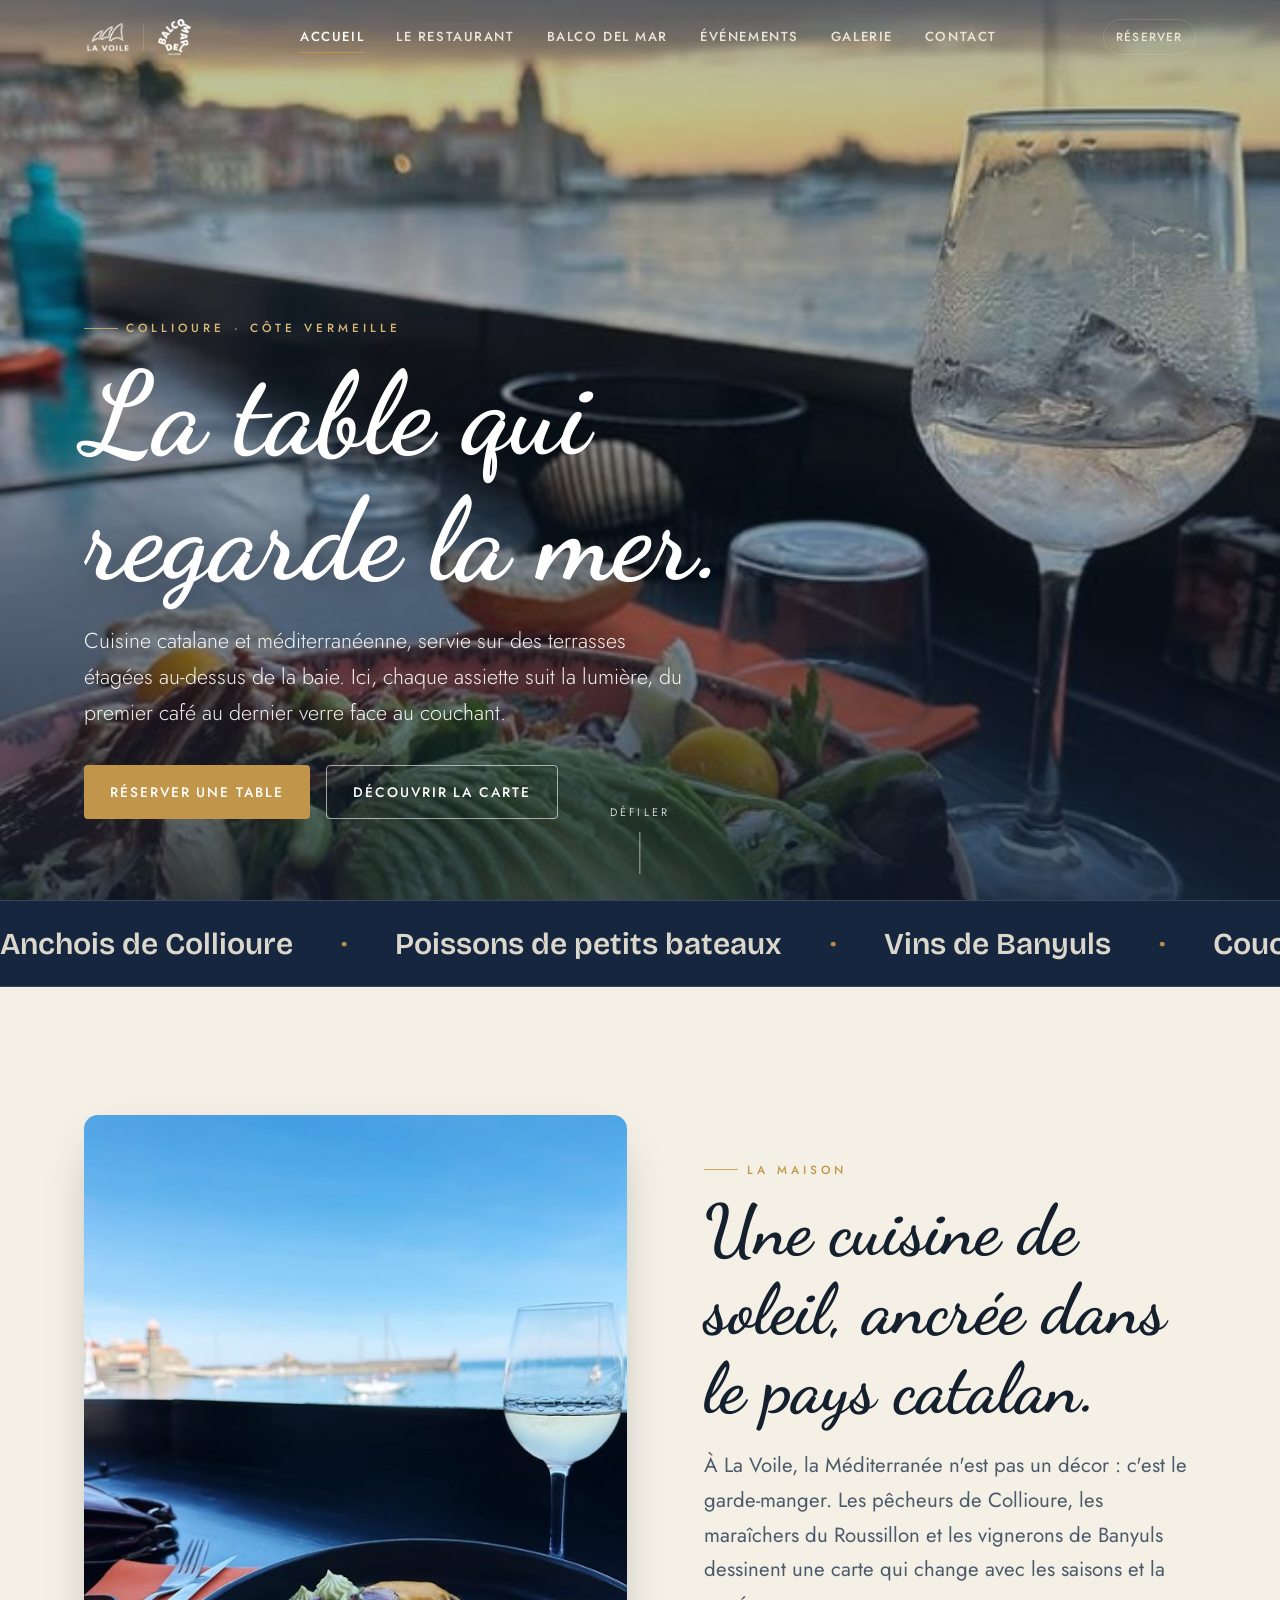
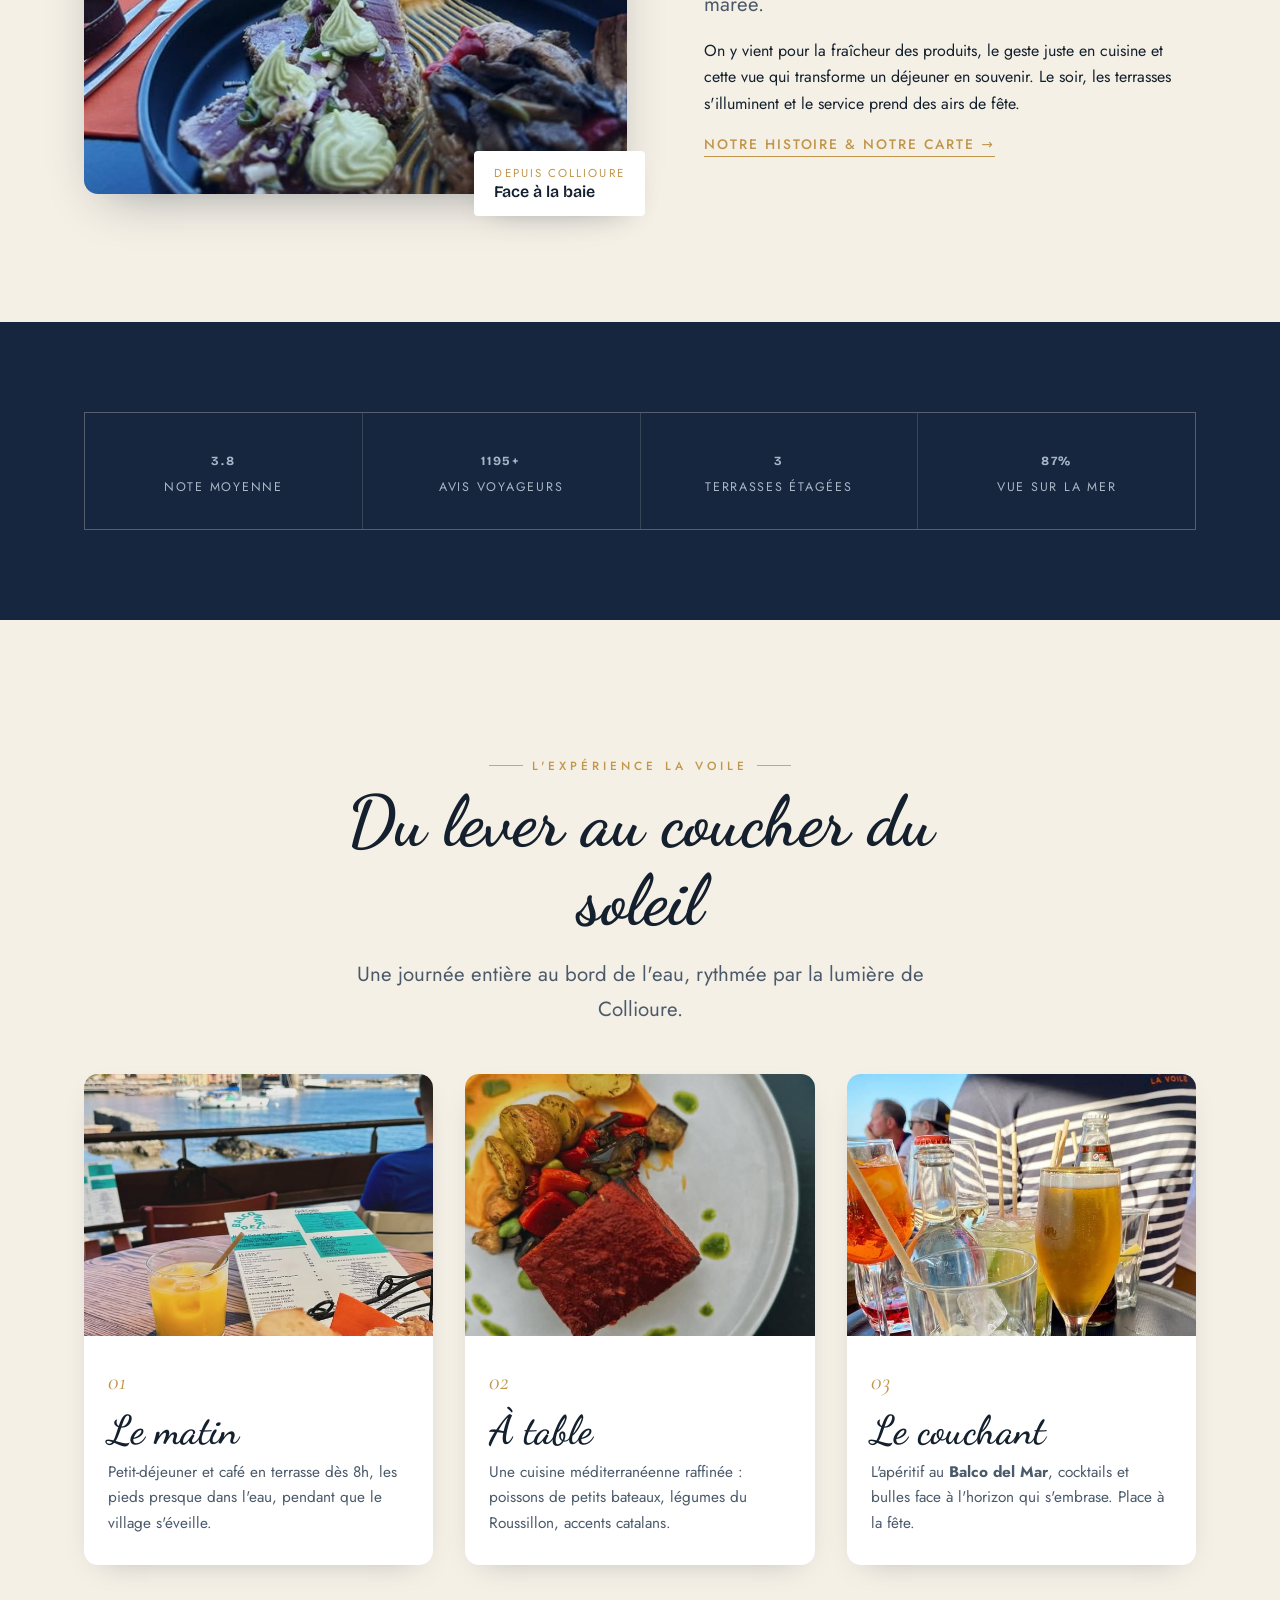
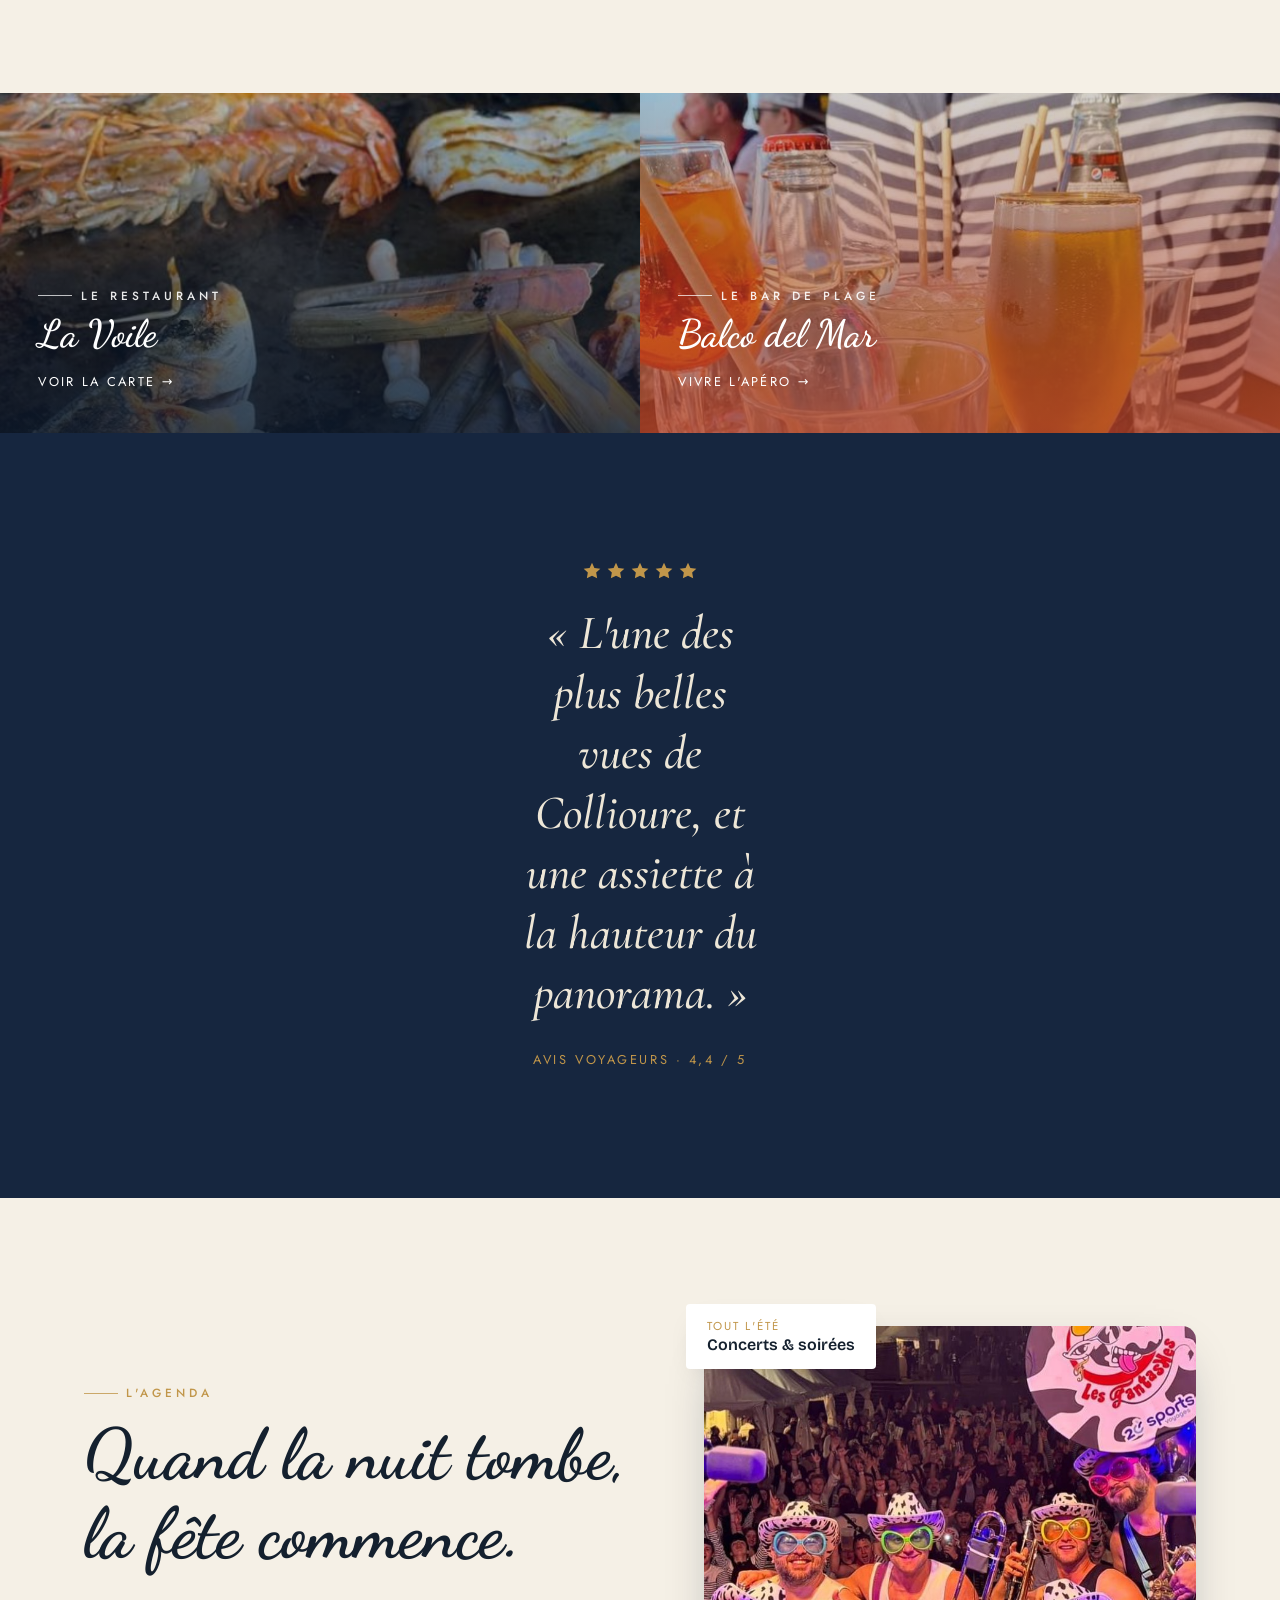
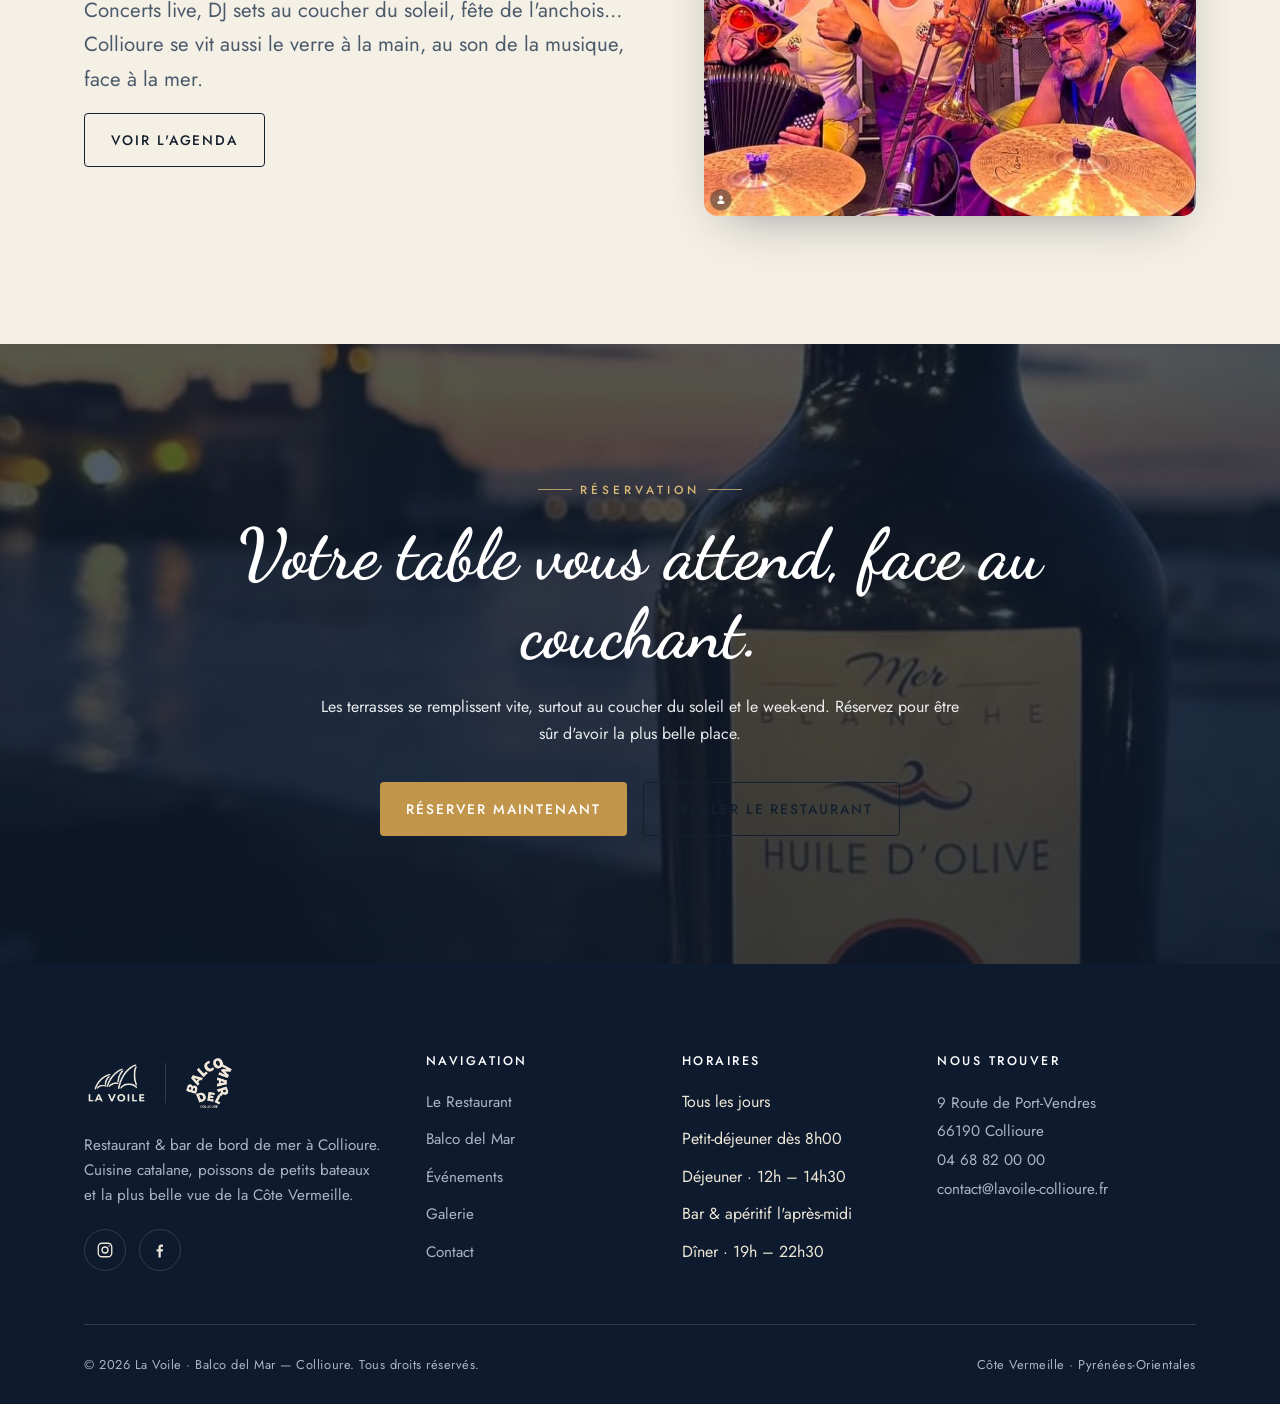
<file: site/index.html>
<!DOCTYPE html>
<html lang="fr">
<head>
<meta charset="UTF-8">
<meta name="viewport" content="width=device-width, initial-scale=1">
<title>La Voile Collioure — Restaurant face à la Méditerranée | Côte Vermeille</title>
<meta name="description" content="La Voile, restaurant de bord de mer à Collioure. Cuisine catalane et méditerranéenne, poissons & fruits de mer, terrasses étagées face à la baie. Réservez votre table au coucher du soleil.">
<meta name="keywords" content="restaurant Collioure, La Voile Collioure, restaurant bord de mer Collioure, cuisine catalane, poisson Collioure, terrasse vue mer, Côte Vermeille">
<link rel="canonical" href="https://lavoile-collioure.fr/">
<meta name="theme-color" content="#16263F">
<link rel="icon" href="assets/favicon.svg" type="image/svg+xml">

<!-- Open Graph -->
<meta property="og:type" content="restaurant">
<meta property="og:locale" content="fr_FR">
<meta property="og:site_name" content="La Voile · Collioure">
<meta property="og:title" content="La Voile Collioure — Restaurant face à la Méditerranée">
<meta property="og:description" content="Cuisine catalane et méditerranéenne, terrasses étagées face à la baie de Collioure. Le bar Balco del Mar, du lever au coucher du soleil.">
<meta property="og:image" content="assets/img/coucher-soleil.jpg">
<meta name="twitter:card" content="summary_large_image">

<link rel="preconnect" href="https://fonts.googleapis.com">
<link rel="preconnect" href="https://fonts.gstatic.com" crossorigin>
<link rel="stylesheet" href="assets/css/styles.css">

<script type="application/ld+json">
{
  "@context":"https://schema.org",
  "@type":"Restaurant",
  "name":"La Voile",
  "image":"https://lavoile-collioure.fr/assets/img/coucher-soleil.jpg",
  "servesCuisine":["Catalane","Méditerranéenne","Poissons & fruits de mer"],
  "priceRange":"€€€",
  "address":{"@type":"PostalAddress","streetAddress":"9 Route de Port-Vendres","addressLocality":"Collioure","postalCode":"66190","addressCountry":"FR"},
  "geo":{"@type":"GeoCoordinates","latitude":42.5246,"longitude":3.0856},
  "url":"https://lavoile-collioure.fr/",
  "aggregateRating":{"@type":"AggregateRating","ratingValue":"4.4","reviewCount":"1378"},
  "acceptsReservations":"True"
}
</script>
</head>
<body>

<!-- ============ NAVBAR ============ -->
<header class="nav" id="nav">
  <div class="nav__inner">
    <div class="nav__brand">
      <a href="index.html" aria-label="La Voile — Accueil"><img src="assets/logo/lavoile-white.png" alt="La Voile Collioure"></a>
      <span class="brand-sep" aria-hidden="true"></span>
      <a href="balco-del-mar.html" aria-label="Balco del Mar"><img class="brand-balco" src="assets/logo/balco-white.png" alt="Balco del Mar"></a>
    </div>
    <nav class="nav__menu" aria-label="Navigation principale">
      <div class="nav__links">
        <a href="index.html" aria-current="page">Accueil</a>
        <a href="restaurant.html">Le Restaurant</a>
        <a href="balco-del-mar.html">Balco del Mar</a>
        <a href="evenements.html">Événements</a>
        <a href="galerie.html">Galerie</a>
        <a href="contact.html">Contact</a>
      </div>
      <a class="nav__switch" href="contact.html">Réserver une table</a>
    </nav>
    <div class="nav__cta">
      <a class="nav__switch desktop-only" href="contact.html">Réserver</a>
      <button class="nav__burger" aria-label="Ouvrir le menu" aria-expanded="false" aria-controls="nav">
        <span></span><span></span><span></span>
      </button>
    </div>
  </div>
</header>

<main>

<!-- ============ HERO ============ -->
<section class="hero">
  <div class="hero__media">
    <img src="assets/img/coucher-soleil.jpg" alt="Table dressée face à la mer au coucher du soleil à La Voile, Collioure" fetchpriority="high">
  </div>
  <div class="hero__inner">
    <span class="overline hero__eyebrow">Collioure · Côte Vermeille</span>
    <h1>La table qui regarde&nbsp;la&nbsp;mer.</h1>
    <p class="hero__sub">Cuisine catalane et méditerranéenne, servie sur des terrasses étagées au-dessus de la baie. Ici, chaque assiette suit la lumière, du premier café au dernier verre face au couchant.</p>
    <div class="hero__actions">
      <a class="btn btn--primary" href="contact.html">Réserver une table</a>
      <a class="btn btn--ghost" href="restaurant.html">Découvrir la carte</a>
    </div>
  </div>
  <div class="hero__scroll" aria-hidden="true">Défiler<i></i></div>
</section>

<!-- ============ MARQUEE ============ -->
<div class="marquee marquee--deep" aria-hidden="true">
  <div class="marquee__track">
    <span>Anchois de Collioure</span><span>Poissons de petits bateaux</span><span>Vins de Banyuls</span><span>Coucher de soleil</span><span>Cuisine catalane</span>
    <span>Anchois de Collioure</span><span>Poissons de petits bateaux</span><span>Vins de Banyuls</span><span>Coucher de soleil</span><span>Cuisine catalane</span>
  </div>
</div>

<!-- ============ INTRO ============ -->
<section class="section">
  <div class="container split">
    <div class="split__media" data-reveal>
      <img src="assets/img/plat-vue-mer.jpg" alt="Assiette gastronomique servie en terrasse face au port de Collioure">
      <div class="tag tag--br"><small>Depuis Collioure</small>Face à la baie</div>
    </div>
    <div class="split__body" data-reveal>
      <span class="overline">La maison</span>
      <h2>Une cuisine de soleil, ancrée dans le pays catalan.</h2>
      <p class="lead">À La Voile, la Méditerranée n'est pas un décor : c'est le garde-manger. Les pêcheurs de Collioure, les maraîchers du Roussillon et les vignerons de Banyuls dessinent une carte qui change avec les saisons et la marée.</p>
      <p>On y vient pour la fraîcheur des produits, le geste juste en cuisine et cette vue qui transforme un déjeuner en souvenir. Le soir, les terrasses s'illuminent et le service prend des airs de fête.</p>
      <a class="btn btn--link mt-s" href="restaurant.html">Notre histoire &amp; notre carte →</a>
    </div>
  </div>
</section>

<!-- ============ STATS ============ -->
<section class="section section--deep" style="padding-block:clamp(48px,7vw,90px)">
  <div class="container">
    <div class="stats">
      <div class="stat" data-reveal><b><span data-count="4.4" data-suffix="">4.4</span></b><span>Note moyenne</span></div>
      <div class="stat" data-reveal="2"><b><span data-count="1378" data-suffix="+">0</span></b><span>Avis voyageurs</span></div>
      <div class="stat" data-reveal="3"><b><span data-count="3" data-suffix="">0</span></b><span>Terrasses étagées</span></div>
      <div class="stat" data-reveal="4"><b><span data-count="100" data-suffix="%">0</span></b><span>Vue sur la mer</span></div>
    </div>
  </div>
</section>

<!-- ============ EXPÉRIENCE ============ -->
<section class="section">
  <div class="container">
    <div class="section-head center" data-reveal>
      <span class="overline center">L'expérience La Voile</span>
      <h2>Du lever au coucher du soleil</h2>
      <p class="lead" style="margin-inline:auto">Une journée entière au bord de l'eau, rythmée par la lumière de Collioure.</p>
    </div>
    <div class="grid-3 mt-l">
      <article class="card" data-reveal>
        <div class="card__media"><img src="assets/img/matin-port.jpg" alt="Petit-déjeuner face au port de Collioure" loading="lazy"></div>
        <div class="card__body"><span class="card__num">01</span><h3>Le matin</h3><p>Petit-déjeuner et café en terrasse dès 8h, les pieds presque dans l'eau, pendant que le village s'éveille.</p></div>
      </article>
      <article class="card" data-reveal="2">
        <div class="card__media"><img src="assets/img/plat-signature.jpg" alt="Plat signature de La Voile, dressage gastronomique" loading="lazy"></div>
        <div class="card__body"><span class="card__num">02</span><h3>À table</h3><p>Une cuisine méditerranéenne raffinée : poissons de petits bateaux, légumes du Roussillon, accents catalans.</p></div>
      </article>
      <article class="card" data-reveal="3">
        <div class="card__media"><img src="assets/img/bar-apero.jpg" alt="Apéritif et cocktails au Balco del Mar à Collioure" loading="lazy"></div>
        <div class="card__body"><span class="card__num">03</span><h3>Le couchant</h3><p>L'apéritif au <strong>Balco del Mar</strong>, cocktails et bulles face à l'horizon qui s'embrase. Place à la fête.</p></div>
      </article>
    </div>
  </div>
</section>

<!-- ============ CROSSLINK ============ -->
<section class="crosslink" aria-label="Nos deux univers">
  <a href="restaurant.html" data-reveal>
    <img src="assets/img/poisson-grille.jpg" alt="Poissons grillés à La Voile">
    <div class="cl-body">
      <span class="overline">Le restaurant</span>
      <h3>La Voile</h3>
      <span class="go">Voir la carte →</span>
    </div>
  </a>
  <a href="balco-del-mar.html" class="balco" data-reveal="2">
    <img src="assets/img/bar-apero.jpg" alt="Le bar Balco del Mar à Collioure">
    <div class="cl-body">
      <span class="overline">Le bar de plage</span>
      <h3>Balco del Mar</h3>
      <span class="go">Vivre l'apéro →</span>
    </div>
  </a>
</section>

<!-- ============ AVIS ============ -->
<section class="section section--deep">
  <div class="container">
    <div class="stars" aria-hidden="true">
      <svg viewBox="0 0 24 24" fill="currentColor"><path d="M12 2l2.9 6.3L22 9.2l-5 4.7 1.2 6.9L12 17.6 5.8 20.8 7 13.9l-5-4.7 7.1-.9z"/></svg>
      <svg viewBox="0 0 24 24" fill="currentColor"><path d="M12 2l2.9 6.3L22 9.2l-5 4.7 1.2 6.9L12 17.6 5.8 20.8 7 13.9l-5-4.7 7.1-.9z"/></svg>
      <svg viewBox="0 0 24 24" fill="currentColor"><path d="M12 2l2.9 6.3L22 9.2l-5 4.7 1.2 6.9L12 17.6 5.8 20.8 7 13.9l-5-4.7 7.1-.9z"/></svg>
      <svg viewBox="0 0 24 24" fill="currentColor"><path d="M12 2l2.9 6.3L22 9.2l-5 4.7 1.2 6.9L12 17.6 5.8 20.8 7 13.9l-5-4.7 7.1-.9z"/></svg>
      <svg viewBox="0 0 24 24" fill="currentColor"><path d="M12 2l2.9 6.3L22 9.2l-5 4.7 1.2 6.9L12 17.6 5.8 20.8 7 13.9l-5-4.7 7.1-.9z"/></svg>
    </div>
    <blockquote class="quote" data-reveal>
      <p>« L'une des plus belles vues de Collioure, et une assiette à la hauteur du panorama. »</p>
      <cite>Avis voyageurs · 4,4 / 5</cite>
    </blockquote>
  </div>
</section>

<!-- ============ ÉVÉNEMENTS TEASER ============ -->
<section class="section">
  <div class="container split split--reverse">
    <div class="split__media" data-reveal>
      <img src="assets/img/concert.jpg" alt="Concert et soirée festive à La Voile, Collioure">
      <div class="tag tag--tl"><small>Tout l'été</small>Concerts &amp; soirées</div>
    </div>
    <div class="split__body" data-reveal>
      <span class="overline">L'agenda</span>
      <h2>Quand la nuit tombe, la fête commence.</h2>
      <p class="lead">Concerts live, DJ sets au coucher du soleil, fête de l'anchois… Collioure se vit aussi le verre à la main, au son de la musique, face à la mer.</p>
      <a class="btn btn--ghost mt-s" href="evenements.html">Voir l'agenda</a>
    </div>
  </div>
</section>

<!-- ============ CTA BAND ============ -->
<section class="section cta-band">
  <div class="cta-band__media"><img src="assets/img/huile-olive.jpg" alt="Coucher de soleil sur Collioure"></div>
  <div class="container">
    <span class="overline center" style="color:var(--gold-soft)">Réservation</span>
    <h2>Votre table vous attend, face au couchant.</h2>
    <p>Les terrasses se remplissent vite, surtout au coucher du soleil et le week-end. Réservez pour être sûr d'avoir la plus belle place.</p>
    <div class="hero__actions">
      <a class="btn btn--primary" href="contact.html">Réserver maintenant</a>
      <a class="btn btn--ghost" href="tel:+33468820000">Appeler le restaurant</a>
    </div>
  </div>
</section>

</main>

<!-- ============ FOOTER ============ -->
<footer class="footer">
  <div class="container">
    <div class="footer__top">
      <div class="footer__brand">
        <div class="footer__logos">
          <img src="assets/logo/lavoile-cream.png" alt="La Voile Collioure">
          <span class="brand-sep" aria-hidden="true"></span>
          <img class="balco" src="assets/logo/balco-cream.png" alt="Balco del Mar">
        </div>
        <p>Restaurant &amp; bar de bord de mer à Collioure. Cuisine catalane, poissons de petits bateaux et la plus belle vue de la Côte Vermeille.</p>
        <div class="footer__social">
          <a href="https://www.instagram.com/lavoilebdm/" target="_blank" rel="noopener" aria-label="Instagram">
            <svg viewBox="0 0 24 24" fill="none" stroke="currentColor" stroke-width="1.8"><rect x="3" y="3" width="18" height="18" rx="5"/><circle cx="12" cy="12" r="4"/><circle cx="17.5" cy="6.5" r="1" fill="currentColor" stroke="none"/></svg>
          </a>
          <a href="https://www.facebook.com/lavoileduneptune/" target="_blank" rel="noopener" aria-label="Facebook">
            <svg viewBox="0 0 24 24" fill="currentColor"><path d="M13 22v-8h2.7l.4-3H13V9c0-.9.3-1.5 1.6-1.5H16V4.9c-.3 0-1.2-.1-2.3-.1-2.3 0-3.7 1.4-3.7 3.9V11H7.5v3H10v8z"/></svg>
          </a>
        </div>
      </div>
      <div>
        <h4>Navigation</h4>
        <ul>
          <li><a href="restaurant.html">Le Restaurant</a></li>
          <li><a href="balco-del-mar.html">Balco del Mar</a></li>
          <li><a href="evenements.html">Événements</a></li>
          <li><a href="galerie.html">Galerie</a></li>
          <li><a href="contact.html">Contact</a></li>
        </ul>
      </div>
      <div>
        <h4>Horaires</h4>
        <ul>
          <li>Tous les jours</li>
          <li>Petit-déjeuner dès 8h00</li>
          <li>Déjeuner · 12h – 14h30</li>
          <li>Bar &amp; apéritif l'après-midi</li>
          <li>Dîner · 19h – 22h30</li>
        </ul>
      </div>
      <div>
        <h4>Nous trouver</h4>
        <address>
          9 Route de Port-Vendres<br>66190 Collioure<br>
          <a href="tel:+33468820000">04 68 82 00 00</a><br>
          <a href="mailto:contact@lavoile-collioure.fr">contact@lavoile-collioure.fr</a>
        </address>
      </div>
    </div>
    <div class="footer__bottom">
      <span>© <span data-year>2026</span> La Voile · Balco del Mar — Collioure. Tous droits réservés.</span>
      <span>Côte Vermeille · Pyrénées-Orientales</span>
    </div>
  </div>
</footer>

<script src="assets/js/main.js" defer></script>
</body>
</html>
</file>
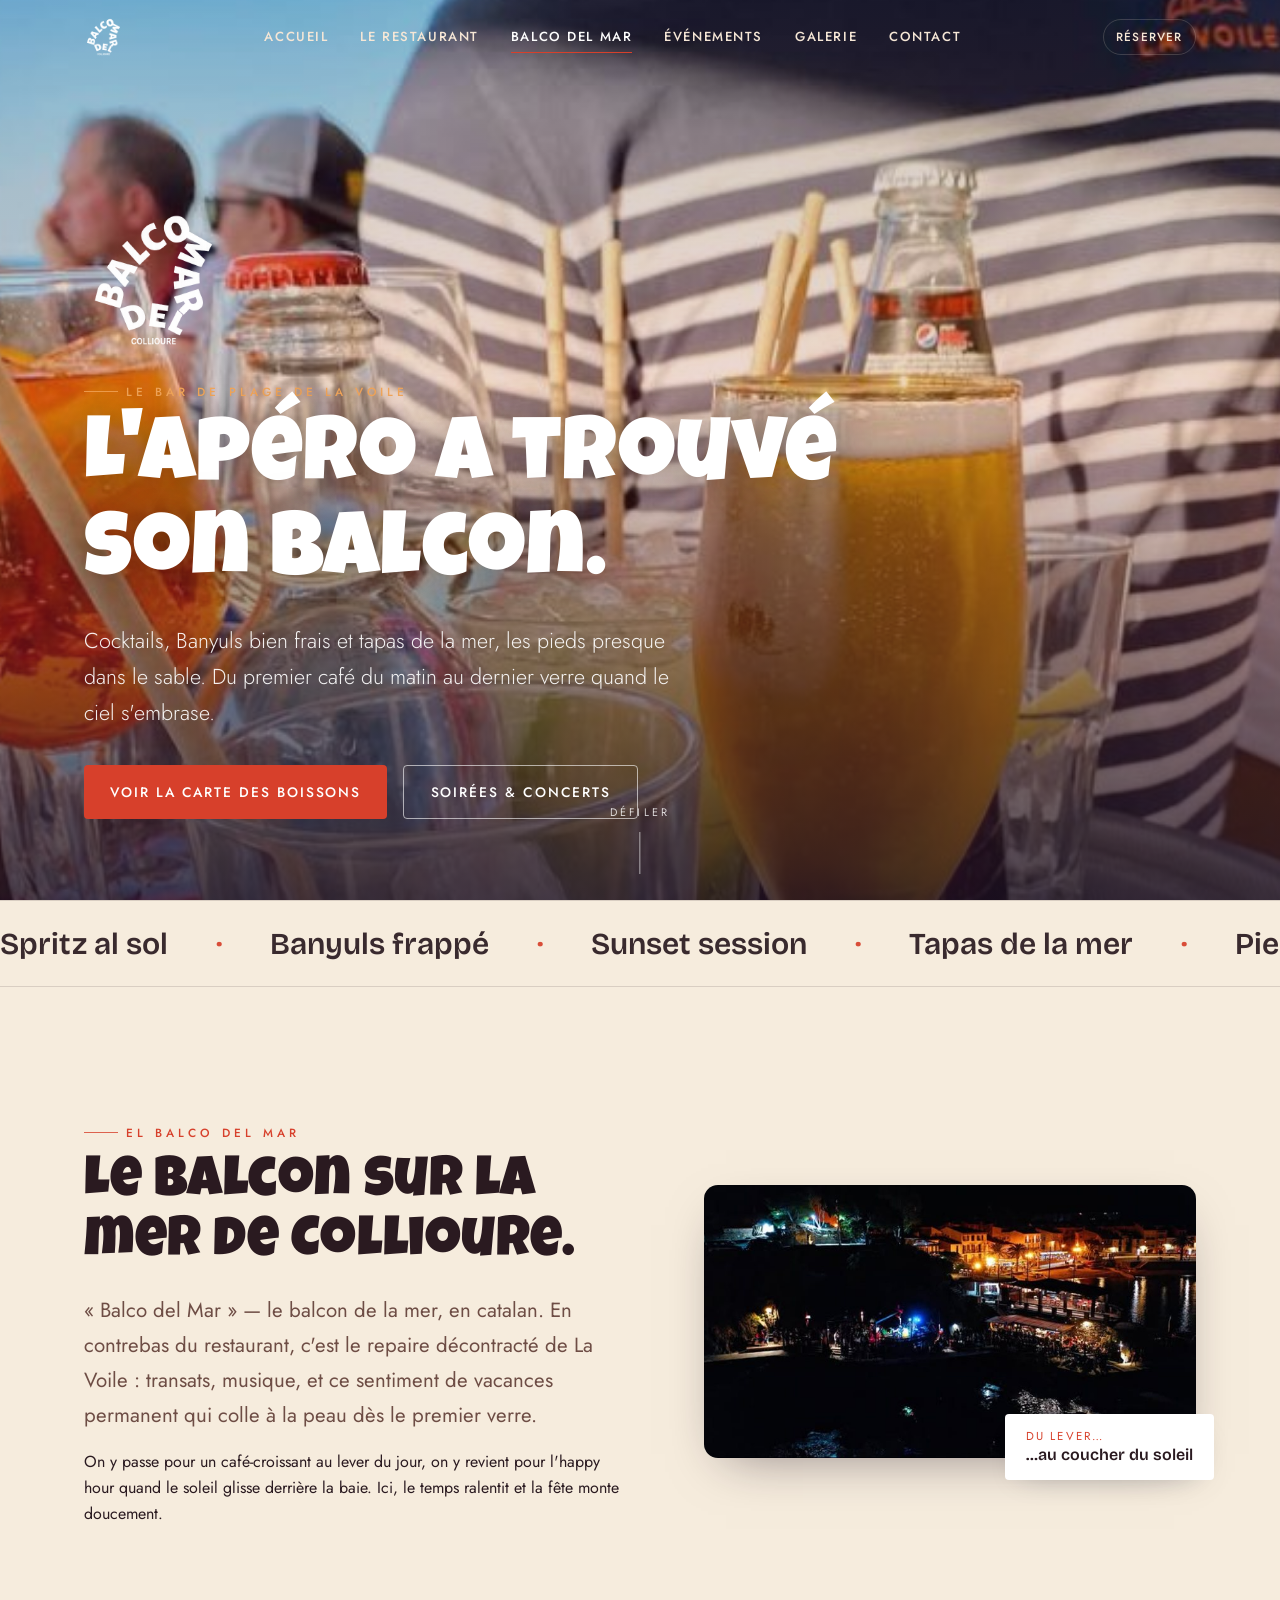
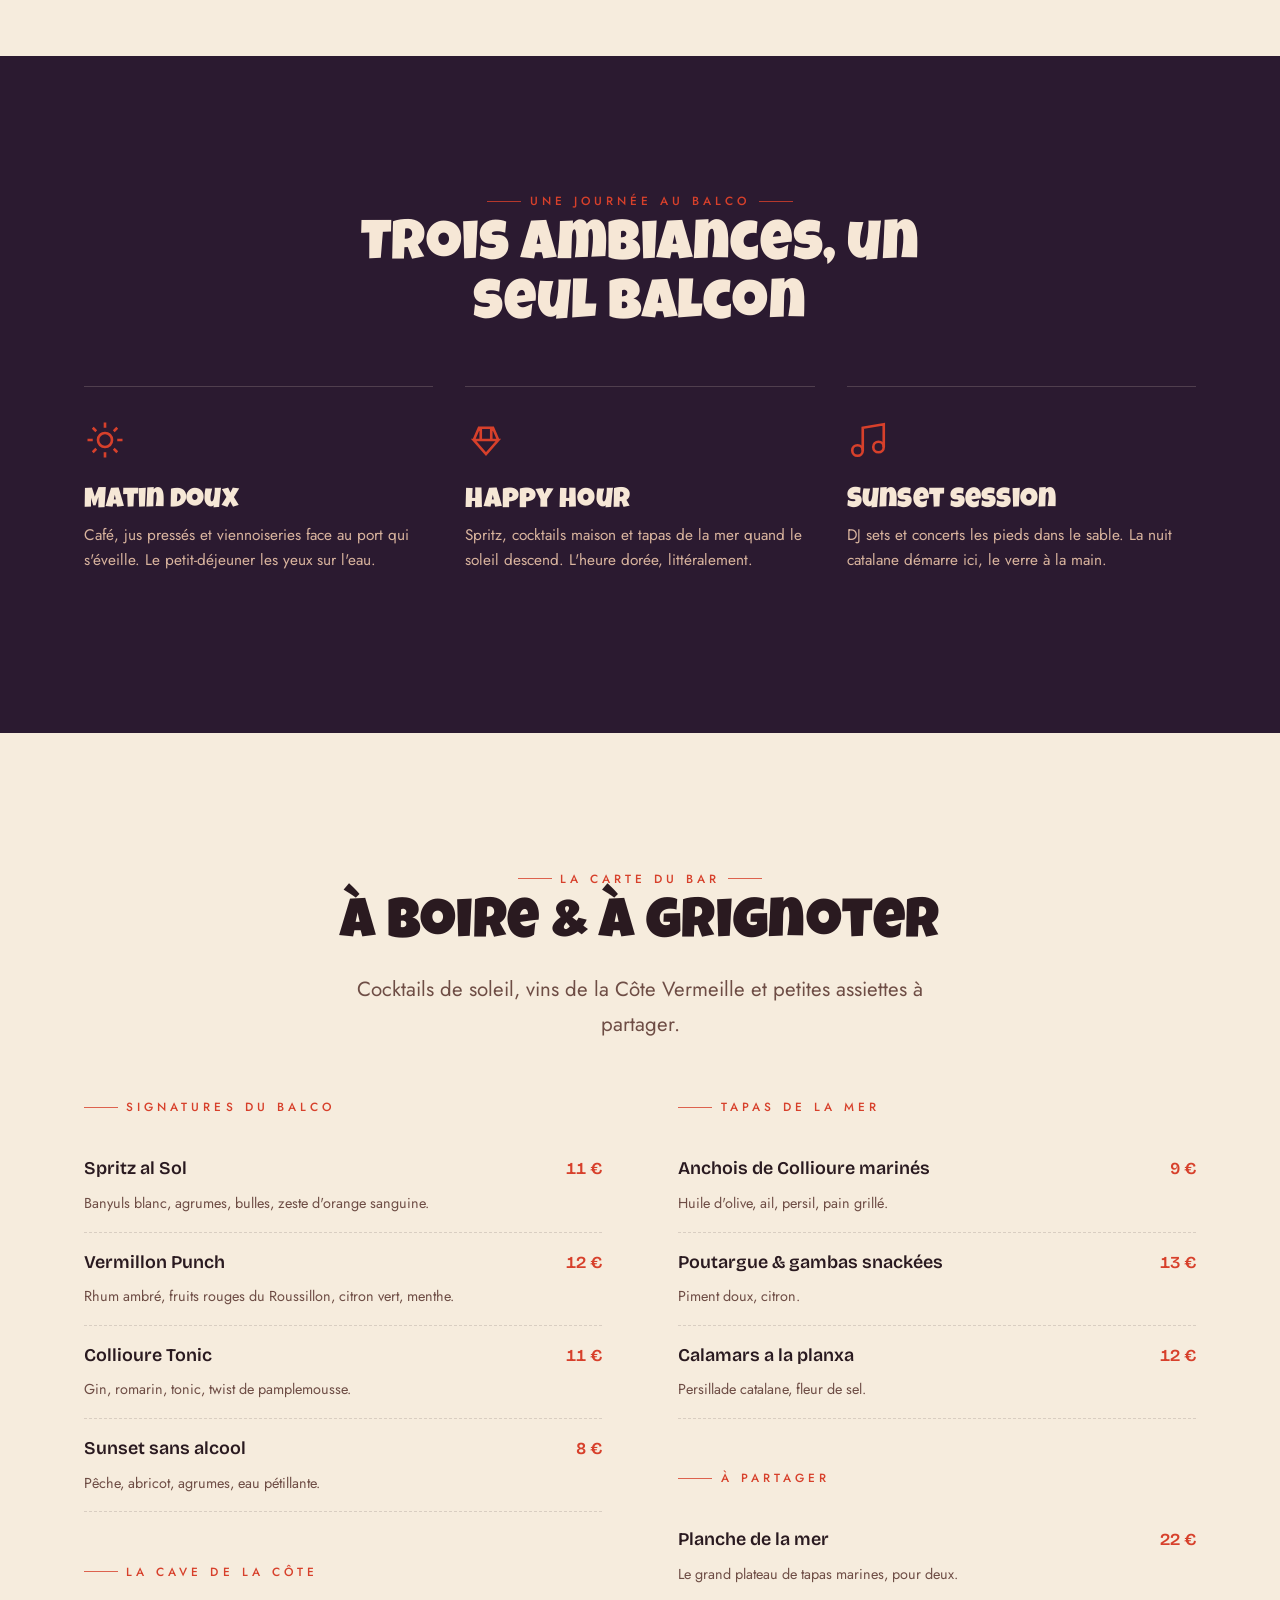
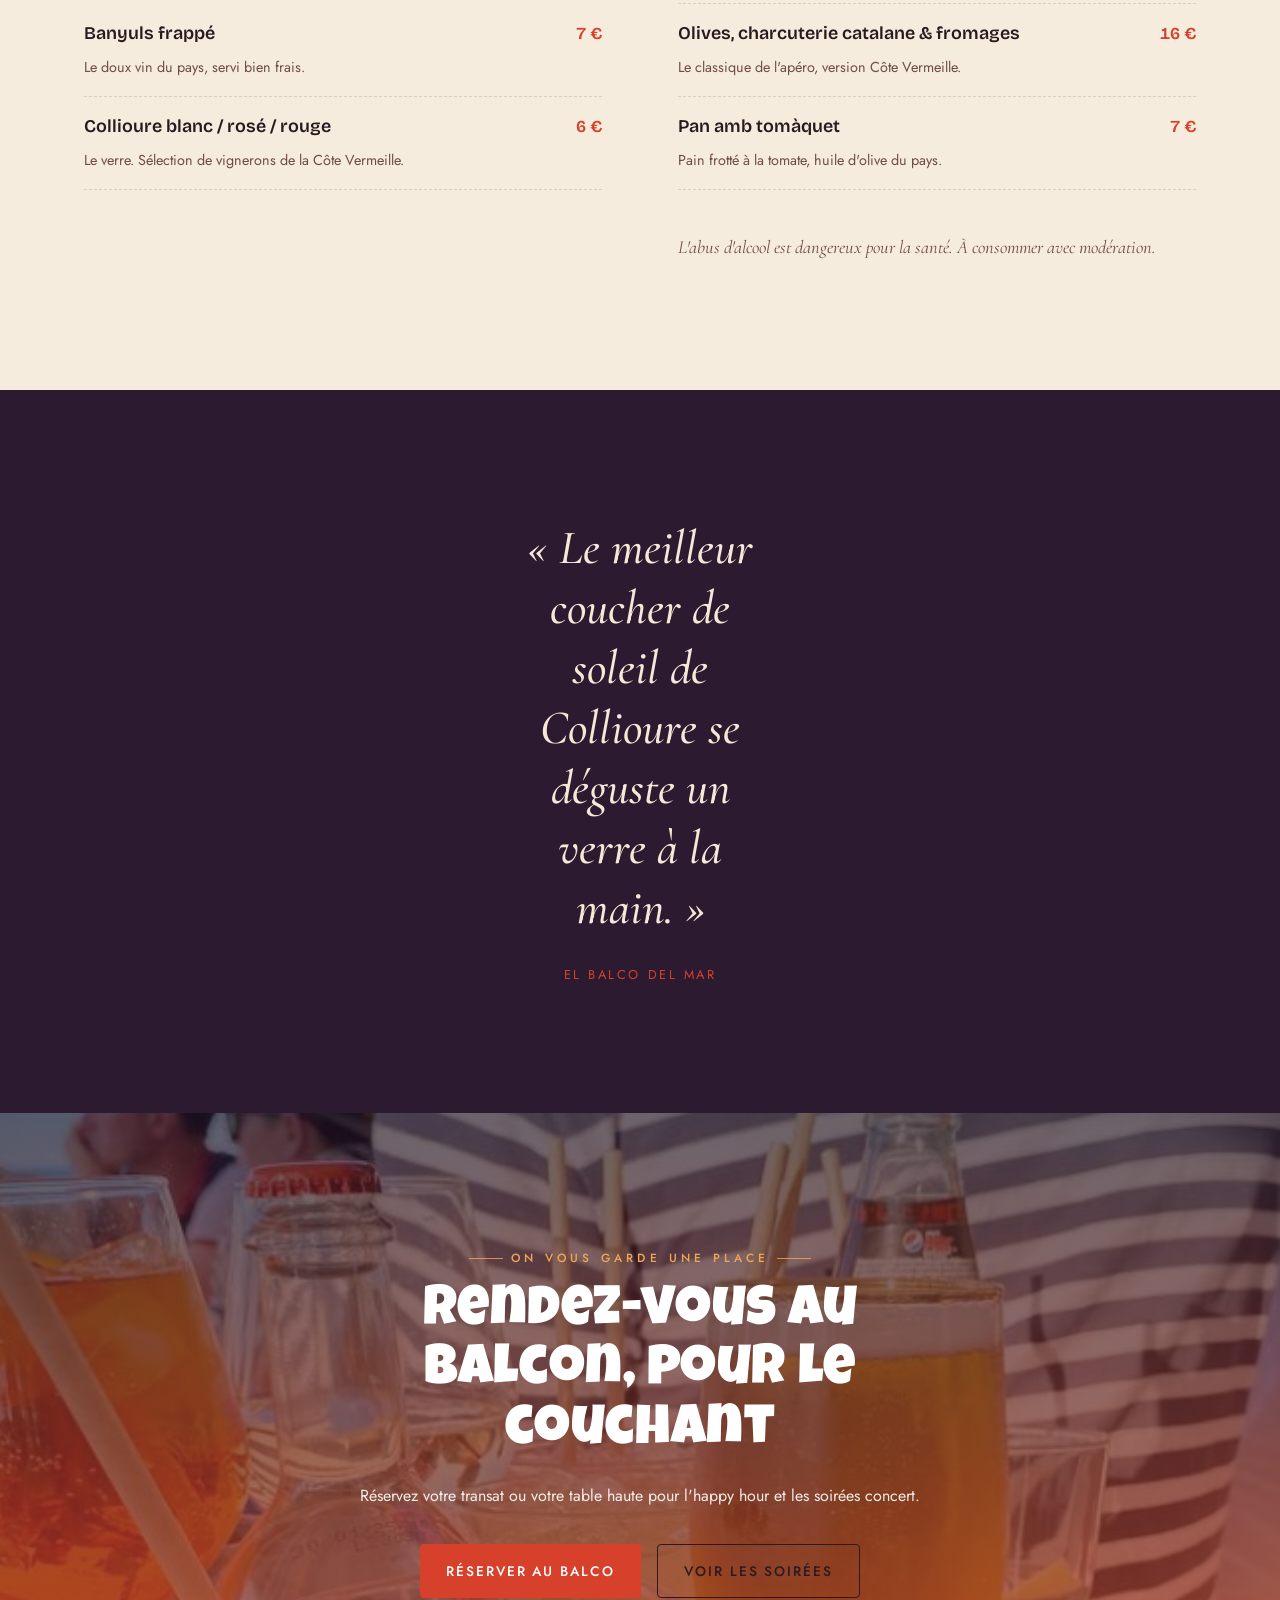
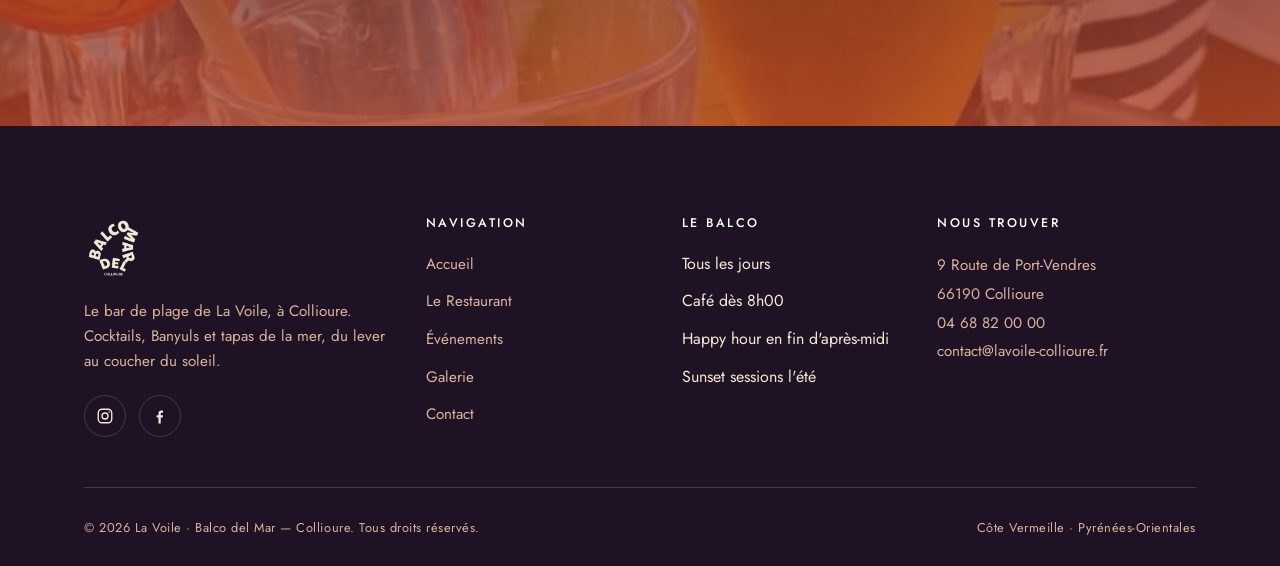
<file: site/balco-del-mar.html>
<!DOCTYPE html>
<html lang="fr">
<head>
<meta charset="UTF-8">
<meta name="viewport" content="width=device-width, initial-scale=1">
<title>Balco del Mar — Le bar de plage de La Voile | Collioure</title>
<meta name="description" content="Balco del Mar, le bar de plage de La Voile à Collioure. Cocktails, vins de Banyuls et tapas face à la mer, du lever au coucher du soleil. L'apéro les pieds dans le sable, sur la Côte Vermeille.">
<meta name="keywords" content="bar Collioure, Balco del Mar, bar de plage Collioure, cocktails Collioure, apéro coucher de soleil, beach bar Côte Vermeille">
<link rel="canonical" href="https://lavoile-collioure.fr/balco-del-mar.html">
<meta name="theme-color" content="#2B1A30">
<link rel="icon" href="assets/favicon.svg" type="image/svg+xml">
<meta property="og:type" content="bar">
<meta property="og:locale" content="fr_FR">
<meta property="og:title" content="Balco del Mar — Le bar de plage de La Voile à Collioure">
<meta property="og:description" content="Cocktails, Banyuls et tapas face à la mer, du lever au coucher du soleil. L'apéro les pieds dans le sable à Collioure.">
<meta property="og:image" content="assets/img/bar-apero.jpg">
<meta name="twitter:card" content="summary_large_image">
<link rel="preconnect" href="https://fonts.googleapis.com">
<link rel="preconnect" href="https://fonts.gstatic.com" crossorigin>
<link rel="stylesheet" href="assets/css/styles.css">
<script type="application/ld+json">
{
  "@context":"https://schema.org",
  "@type":"BarOrPub",
  "name":"Balco del Mar",
  "image":"https://lavoile-collioure.fr/assets/img/bar-apero.jpg",
  "parentOrganization":{"@type":"Restaurant","name":"La Voile"},
  "priceRange":"€€",
  "address":{"@type":"PostalAddress","streetAddress":"9 Route de Port-Vendres","addressLocality":"Collioure","postalCode":"66190","addressCountry":"FR"},
  "url":"https://lavoile-collioure.fr/balco-del-mar.html",
  "servesCuisine":["Cocktails","Tapas","Vins"]
}
</script>
</head>
<body data-univers="balco">

<header class="nav" id="nav">
  <div class="nav__inner">
    <a class="nav__brand" href="index.html" aria-label="La Voile — Accueil"><img src="assets/logo/balco-white.png" alt="Balco del Mar Collioure" style="height:42px"></a>
    <nav class="nav__menu" aria-label="Navigation principale">
      <div class="nav__links">
        <a href="index.html">Accueil</a>
        <a href="restaurant.html">Le Restaurant</a>
        <a href="balco-del-mar.html" aria-current="page">Balco del Mar</a>
        <a href="evenements.html">Événements</a>
        <a href="galerie.html">Galerie</a>
        <a href="contact.html">Contact</a>
      </div>
      <a class="nav__switch" href="contact.html">Réserver</a>
    </nav>
    <div class="nav__cta">
      <a class="nav__switch desktop-only" href="contact.html">Réserver</a>
      <button class="nav__burger" aria-label="Ouvrir le menu" aria-expanded="false" aria-controls="nav"><span></span><span></span><span></span></button>
    </div>
  </div>
</header>

<main>

<!-- HERO -->
<section class="hero">
  <div class="hero__media"><img src="assets/img/bar-apero.jpg" alt="Cocktails et apéritif au Balco del Mar face à la mer à Collioure" fetchpriority="high"></div>
  <div class="hero__inner">
    <img src="assets/logo/balco-white.png" alt="Balco del Mar" style="height:clamp(90px,16vw,150px);margin-bottom:1.2rem">
    <span class="overline hero__eyebrow">Le bar de plage de La Voile</span>
    <h1>L'apéro a&nbsp;trouvé son&nbsp;balcon.</h1>
    <p class="hero__sub">Cocktails, Banyuls bien frais et tapas de la mer, les pieds presque dans le sable. Du premier café du matin au dernier verre quand le ciel s'embrase.</p>
    <div class="hero__actions">
      <a class="btn btn--primary" href="#carte-bar">Voir la carte des boissons</a>
      <a class="btn btn--ghost" href="evenements.html">Soirées &amp; concerts</a>
    </div>
  </div>
  <div class="hero__scroll" aria-hidden="true">Défiler<i></i></div>
</section>

<!-- MARQUEE -->
<div class="marquee" aria-hidden="true">
  <div class="marquee__track">
    <span>Spritz al sol</span><span>Banyuls frappé</span><span>Sunset session</span><span>Tapas de la mer</span><span>Pieds dans le sable</span>
    <span>Spritz al sol</span><span>Banyuls frappé</span><span>Sunset session</span><span>Tapas de la mer</span><span>Pieds dans le sable</span>
  </div>
</div>

<!-- INTRO -->
<section class="section">
  <div class="container split">
    <div class="split__body" data-reveal>
      <span class="overline">El Balco del Mar</span>
      <h2>Le balcon sur la mer de Collioure.</h2>
      <p class="lead">« Balco del Mar » — le balcon de la mer, en catalan. En contrebas du restaurant, c'est le repaire décontracté de La Voile : transats, musique, et ce sentiment de vacances permanent qui colle à la peau dès le premier verre.</p>
      <p>On y passe pour un café-croissant au lever du jour, on y revient pour l'happy hour quand le soleil glisse derrière la baie. Ici, le temps ralentit et la fête monte doucement.</p>
    </div>
    <div class="split__media" data-reveal="2">
      <img src="assets/img/port-nuit.jpg" alt="Le port de Collioure illuminé la nuit, ambiance festive">
      <div class="tag tag--br"><small>Du lever…</small>…au coucher du soleil</div>
    </div>
  </div>
</section>

<!-- MOMENTS -->
<section class="section section--deep">
  <div class="container">
    <div class="section-head center" data-reveal>
      <span class="overline center">Une journée au Balco</span>
      <h2>Trois ambiances, un seul balcon</h2>
    </div>
    <div class="grid-3 mt-l">
      <div class="feature" data-reveal>
        <svg class="ico" viewBox="0 0 24 24" fill="none" stroke="currentColor" stroke-width="1.5"><circle cx="12" cy="12" r="4"/><path d="M12 2v3M12 19v3M2 12h3M19 12h3M5 5l2 2M17 17l2 2M19 5l-2 2M7 17l-2 2"/></svg>
        <h3>Matin doux</h3>
        <p>Café, jus pressés et viennoiseries face au port qui s'éveille. Le petit-déjeuner les yeux sur l'eau.</p>
      </div>
      <div class="feature" data-reveal="2">
        <svg class="ico" viewBox="0 0 24 24" fill="none" stroke="currentColor" stroke-width="1.5"><path d="M5 12h14l-7 8zM5 12l3-7h8l3 7M9 12V5M15 12V5"/></svg>
        <h3>Happy hour</h3>
        <p>Spritz, cocktails maison et tapas de la mer quand le soleil descend. L'heure dorée, littéralement.</p>
      </div>
      <div class="feature" data-reveal="3">
        <svg class="ico" viewBox="0 0 24 24" fill="none" stroke="currentColor" stroke-width="1.5"><path d="M9 18V5l12-2v13"/><circle cx="6" cy="18" r="3"/><circle cx="18" cy="16" r="3"/></svg>
        <h3>Sunset session</h3>
        <p>DJ sets et concerts les pieds dans le sable. La nuit catalane démarre ici, le verre à la main.</p>
      </div>
    </div>
  </div>
</section>

<!-- CARTE BAR -->
<section class="section" id="carte-bar">
  <div class="container">
    <div class="section-head center" data-reveal>
      <span class="overline center">La carte du bar</span>
      <h2>À boire &amp; à grignoter</h2>
      <p class="lead" style="margin-inline:auto">Cocktails de soleil, vins de la Côte Vermeille et petites assiettes à partager.</p>
    </div>
    <div class="menu-cols mt-l">
      <div data-reveal>
        <div class="menu-cat">
          <span class="overline">Signatures du Balco</span>
          <div class="menu-item"><h4>Spritz al Sol</h4><span class="price">11 €</span><p>Banyuls blanc, agrumes, bulles, zeste d'orange sanguine.</p></div>
          <div class="menu-item"><h4>Vermillon Punch</h4><span class="price">12 €</span><p>Rhum ambré, fruits rouges du Roussillon, citron vert, menthe.</p></div>
          <div class="menu-item"><h4>Collioure Tonic</h4><span class="price">11 €</span><p>Gin, romarin, tonic, twist de pamplemousse.</p></div>
          <div class="menu-item"><h4>Sunset sans alcool</h4><span class="price">8 €</span><p>Pêche, abricot, agrumes, eau pétillante.</p></div>
        </div>
        <div class="menu-cat">
          <span class="overline">La cave de la Côte</span>
          <div class="menu-item"><h4>Banyuls frappé</h4><span class="price">7 €</span><p>Le doux vin du pays, servi bien frais.</p></div>
          <div class="menu-item"><h4>Collioure blanc / rosé / rouge</h4><span class="price">6 €</span><p>Le verre. Sélection de vignerons de la Côte Vermeille.</p></div>
        </div>
      </div>
      <div data-reveal="2">
        <div class="menu-cat">
          <span class="overline">Tapas de la mer</span>
          <div class="menu-item"><h4>Anchois de Collioure marinés</h4><span class="price">9 €</span><p>Huile d'olive, ail, persil, pain grillé.</p></div>
          <div class="menu-item"><h4>Poutargue &amp; gambas snackées</h4><span class="price">13 €</span><p>Piment doux, citron.</p></div>
          <div class="menu-item"><h4>Calamars a la planxa</h4><span class="price">12 €</span><p>Persillade catalane, fleur de sel.</p></div>
        </div>
        <div class="menu-cat">
          <span class="overline">À partager</span>
          <div class="menu-item"><h4>Planche de la mer</h4><span class="price">22 €</span><p>Le grand plateau de tapas marines, pour deux.</p></div>
          <div class="menu-item"><h4>Olives, charcuterie catalane &amp; fromages</h4><span class="price">16 €</span><p>Le classique de l'apéro, version Côte Vermeille.</p></div>
          <div class="menu-item"><h4>Pan amb tomàquet</h4><span class="price">7 €</span><p>Pain frotté à la tomate, huile d'olive du pays.</p></div>
        </div>
        <p class="menu-note">L'abus d'alcool est dangereux pour la santé. À consommer avec modération.</p>
      </div>
    </div>
  </div>
</section>

<!-- QUOTE -->
<section class="section section--deep">
  <div class="container">
    <blockquote class="quote" data-reveal>
      <p>« Le meilleur coucher de soleil de Collioure se déguste un verre à la main. »</p>
      <cite>El Balco del Mar</cite>
    </blockquote>
  </div>
</section>

<!-- CTA -->
<section class="section cta-band">
  <div class="cta-band__media"><img src="assets/img/bar-apero.jpg" alt="Apéritif au coucher du soleil au Balco del Mar"></div>
  <div class="container">
    <span class="overline center" style="color:var(--amber)">On vous garde une place</span>
    <h2>Rendez-vous au balcon, pour le couchant</h2>
    <p>Réservez votre transat ou votre table haute pour l'happy hour et les soirées concert.</p>
    <div class="hero__actions"><a class="btn btn--primary" href="contact.html">Réserver au Balco</a><a class="btn btn--ghost" href="evenements.html">Voir les soirées</a></div>
  </div>
</section>

</main>

<footer class="footer">
  <div class="container">
    <div class="footer__top">
      <div class="footer__brand">
        <img src="assets/logo/balco-cream.png" alt="Balco del Mar Collioure" style="height:64px">
        <p>Le bar de plage de La Voile, à Collioure. Cocktails, Banyuls et tapas de la mer, du lever au coucher du soleil.</p>
        <div class="footer__social">
          <a href="https://www.instagram.com/lavoilebdm/" target="_blank" rel="noopener" aria-label="Instagram"><svg viewBox="0 0 24 24" fill="none" stroke="currentColor" stroke-width="1.8"><rect x="3" y="3" width="18" height="18" rx="5"/><circle cx="12" cy="12" r="4"/><circle cx="17.5" cy="6.5" r="1" fill="currentColor" stroke="none"/></svg></a>
          <a href="https://www.facebook.com/lavoileduneptune/" target="_blank" rel="noopener" aria-label="Facebook"><svg viewBox="0 0 24 24" fill="currentColor"><path d="M13 22v-8h2.7l.4-3H13V9c0-.9.3-1.5 1.6-1.5H16V4.9c-.3 0-1.2-.1-2.3-.1-2.3 0-3.7 1.4-3.7 3.9V11H7.5v3H10v8z"/></svg></a>
        </div>
      </div>
      <div><h4>Navigation</h4><ul><li><a href="index.html">Accueil</a></li><li><a href="restaurant.html">Le Restaurant</a></li><li><a href="evenements.html">Événements</a></li><li><a href="galerie.html">Galerie</a></li><li><a href="contact.html">Contact</a></li></ul></div>
      <div><h4>Le Balco</h4><ul><li>Tous les jours</li><li>Café dès 8h00</li><li>Happy hour en fin d'après-midi</li><li>Sunset sessions l'été</li></ul></div>
      <div><h4>Nous trouver</h4><address>9 Route de Port-Vendres<br>66190 Collioure<br><a href="tel:+33468820000">04 68 82 00 00</a><br><a href="mailto:contact@lavoile-collioure.fr">contact@lavoile-collioure.fr</a></address></div>
    </div>
    <div class="footer__bottom"><span>© <span data-year>2026</span> La Voile · Balco del Mar — Collioure. Tous droits réservés.</span><span>Côte Vermeille · Pyrénées-Orientales</span></div>
  </div>
</footer>

<script src="assets/js/main.js" defer></script>
</body>
</html>
</file>
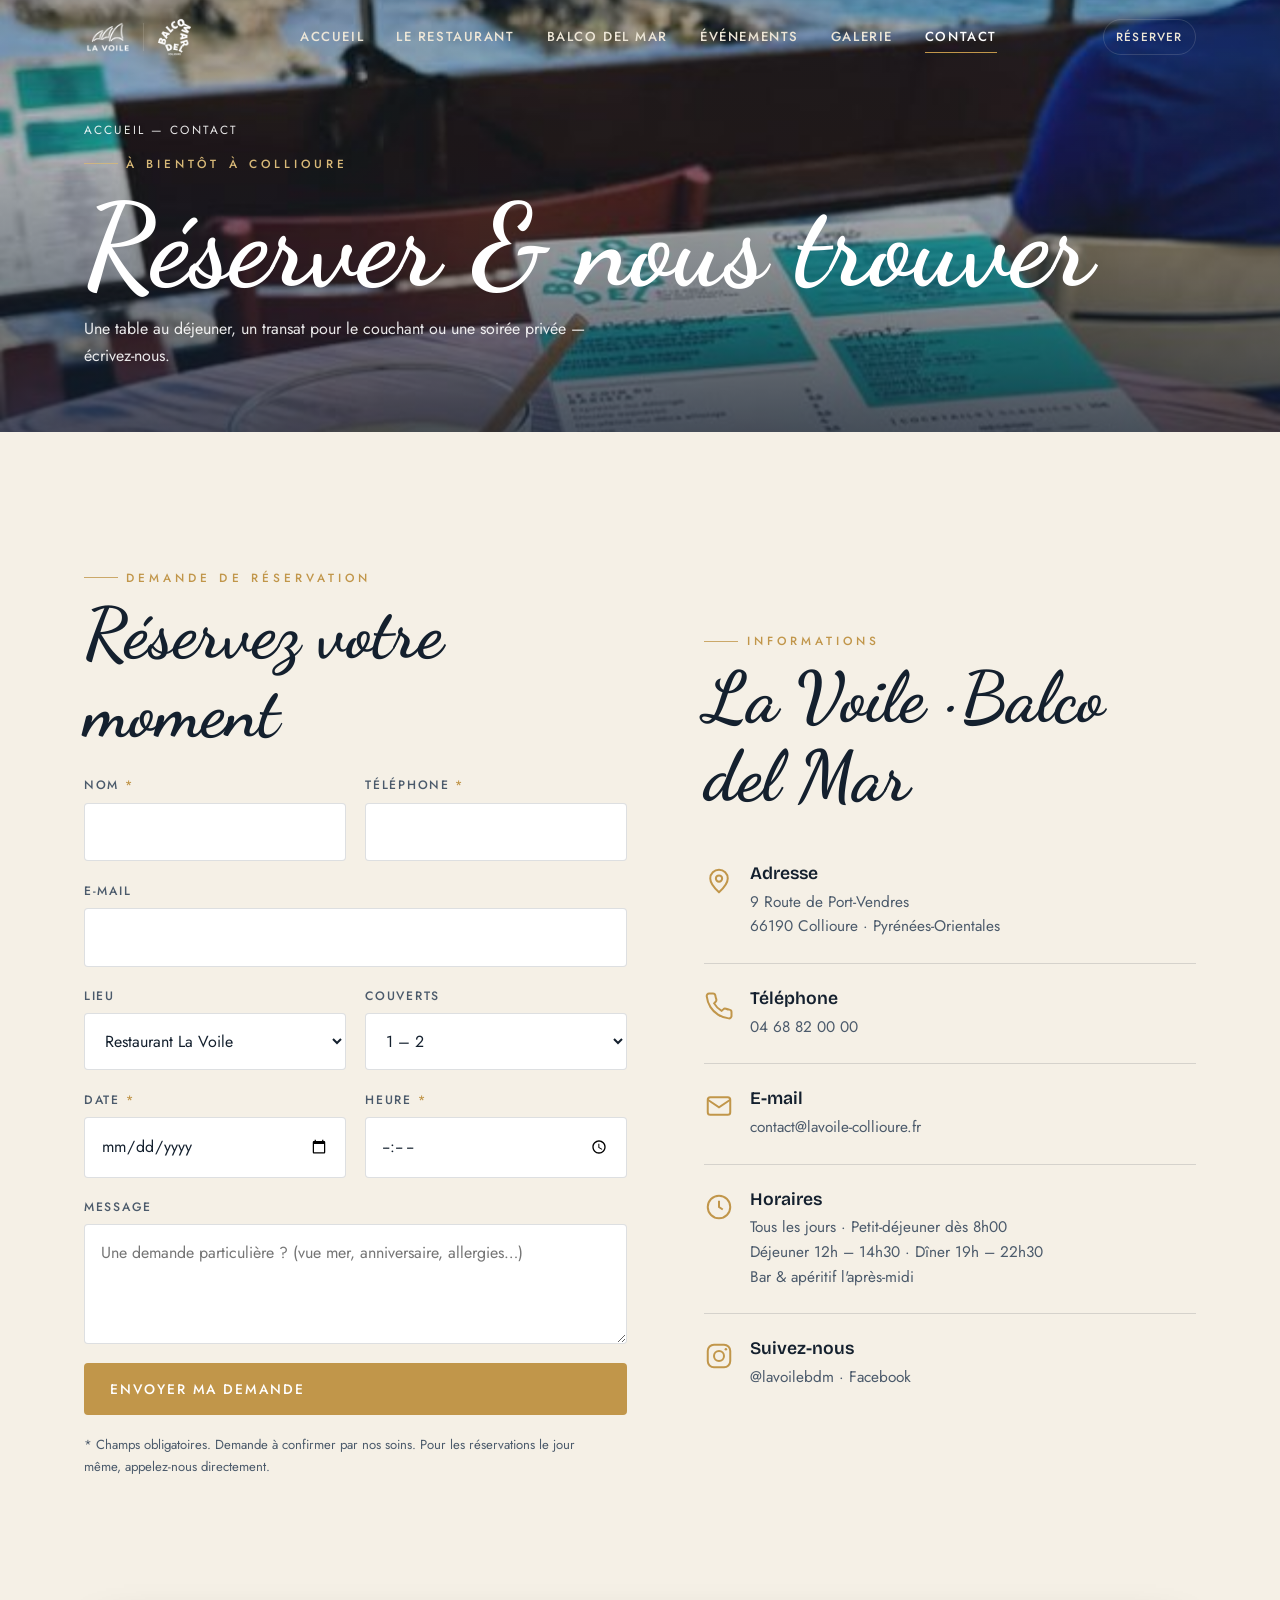
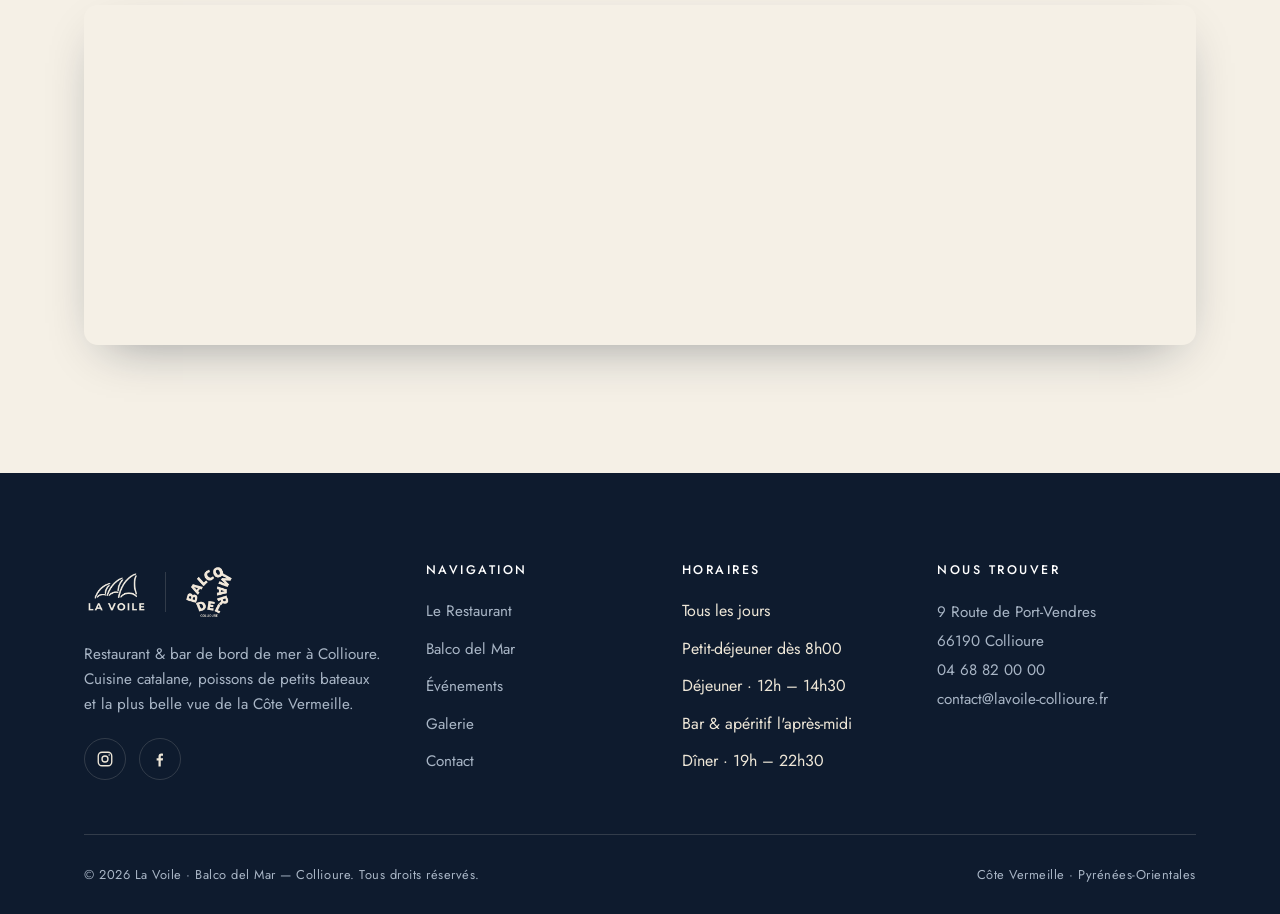
<file: site/contact.html>
<!DOCTYPE html>
<html lang="fr">
<head>
<meta charset="UTF-8">
<meta name="viewport" content="width=device-width, initial-scale=1">
<title>Contact & Réservation — La Voile Collioure | 9 Route de Port-Vendres</title>
<meta name="description" content="Réservez votre table à La Voile, Collioure — 9 Route de Port-Vendres, 66190. Formulaire de réservation, horaires, accès et coordonnées du restaurant et du bar Balco del Mar.">
<meta name="keywords" content="réserver La Voile Collioure, contact restaurant Collioure, réservation Balco del Mar, restaurant 9 route de Port-Vendres">
<link rel="canonical" href="https://lavoile-collioure.fr/contact.html">
<meta name="theme-color" content="#16263F">
<link rel="icon" href="assets/favicon.svg" type="image/svg+xml">
<meta property="og:type" content="website">
<meta property="og:locale" content="fr_FR">
<meta property="og:title" content="Contact & Réservation — La Voile Collioure">
<meta property="og:description" content="Réservez votre table face à la mer à Collioure. Horaires, accès et coordonnées.">
<meta property="og:image" content="assets/img/matin-port.jpg">
<link rel="preconnect" href="https://fonts.googleapis.com">
<link rel="preconnect" href="https://fonts.gstatic.com" crossorigin>
<link rel="stylesheet" href="assets/css/styles.css">
<script type="application/ld+json">
{
  "@context":"https://schema.org",
  "@type":"Restaurant",
  "name":"La Voile",
  "telephone":"+33468820000",
  "email":"contact@lavoile-collioure.fr",
  "address":{"@type":"PostalAddress","streetAddress":"9 Route de Port-Vendres","addressLocality":"Collioure","postalCode":"66190","addressCountry":"FR"},
  "geo":{"@type":"GeoCoordinates","latitude":42.5246,"longitude":3.0856},
  "openingHoursSpecification":[{"@type":"OpeningHoursSpecification","dayOfWeek":["Monday","Tuesday","Wednesday","Thursday","Friday","Saturday","Sunday"],"opens":"08:00","closes":"22:30"}],
  "acceptsReservations":"True",
  "url":"https://lavoile-collioure.fr/contact.html"
}
</script>
</head>
<body>

<header class="nav" id="nav">
  <div class="nav__inner">
    <div class="nav__brand">
      <a href="index.html" aria-label="La Voile — Accueil"><img src="assets/logo/lavoile-white.png" alt="La Voile Collioure"></a>
      <span class="brand-sep" aria-hidden="true"></span>
      <a href="balco-del-mar.html" aria-label="Balco del Mar"><img class="brand-balco" src="assets/logo/balco-white.png" alt="Balco del Mar"></a>
    </div>
    <nav class="nav__menu" aria-label="Navigation principale">
      <div class="nav__links">
        <a href="index.html">Accueil</a>
        <a href="restaurant.html">Le Restaurant</a>
        <a href="balco-del-mar.html">Balco del Mar</a>
        <a href="evenements.html">Événements</a>
        <a href="galerie.html">Galerie</a>
        <a href="contact.html" aria-current="page">Contact</a>
      </div>
      <a class="nav__switch" href="#reserver">Réserver</a>
    </nav>
    <div class="nav__cta">
      <a class="nav__switch desktop-only" href="#reserver">Réserver</a>
      <button class="nav__burger" aria-label="Ouvrir le menu" aria-expanded="false" aria-controls="nav"><span></span><span></span><span></span></button>
    </div>
  </div>
</header>

<main>

<!-- SUBHERO -->
<section class="subhero" style="min-height:48vh">
  <div class="subhero__media"><img src="assets/img/matin-port.jpg" alt="Vue sur le port de Collioure depuis La Voile" fetchpriority="high"></div>
  <div class="subhero__inner">
    <p class="breadcrumb"><a href="index.html">Accueil</a> — Contact</p>
    <span class="overline hero__eyebrow">À bientôt à Collioure</span>
    <h1>Réserver &amp; nous trouver</h1>
    <p>Une table au déjeuner, un transat pour le couchant ou une soirée privée — écrivez-nous.</p>
  </div>
</section>

<!-- CONTACT GRID -->
<section class="section" id="reserver">
  <div class="container split">
    <!-- FORM -->
    <div data-reveal>
      <span class="overline">Demande de réservation</span>
      <h2 style="margin:.5rem 0 1.4rem">Réservez votre moment</h2>
      <form class="form" data-demo-form aria-label="Formulaire de réservation">
        <div class="row">
          <div class="field"><label for="nom">Nom <span class="req">*</span></label><input id="nom" name="nom" type="text" autocomplete="name" required></div>
          <div class="field"><label for="tel">Téléphone <span class="req">*</span></label><input id="tel" name="tel" type="tel" autocomplete="tel" required></div>
        </div>
        <div class="field"><label for="email">E-mail</label><input id="email" name="email" type="email" autocomplete="email"></div>
        <div class="row">
          <div class="field"><label for="lieu">Lieu</label>
            <select id="lieu" name="lieu">
              <option value="restaurant">Restaurant La Voile</option>
              <option value="balco">Bar Balco del Mar</option>
              <option value="prive">Événement privé</option>
            </select>
          </div>
          <div class="field"><label for="couverts">Couverts</label>
            <select id="couverts" name="couverts">
              <option>1 – 2</option><option>3 – 4</option><option>5 – 6</option><option>7 et plus</option>
            </select>
          </div>
        </div>
        <div class="row">
          <div class="field"><label for="date">Date <span class="req">*</span></label><input id="date" name="date" type="date" required></div>
          <div class="field"><label for="heure">Heure <span class="req">*</span></label><input id="heure" name="heure" type="time" required></div>
        </div>
        <div class="field"><label for="message">Message</label><textarea id="message" name="message" placeholder="Une demande particulière ? (vue mer, anniversaire, allergies…)"></textarea></div>
        <button class="btn btn--primary" type="submit">Envoyer ma demande</button>
        <p class="form__note">* Champs obligatoires. Demande à confirmer par nos soins. Pour les réservations le jour même, appelez-nous directement.</p>
        <p class="form__note" data-form-ok hidden style="color:var(--accent);font-weight:500">Merci ! Votre demande a bien été envoyée. Nous vous recontactons très vite pour confirmer.</p>
      </form>
    </div>

    <!-- INFOS -->
    <div data-reveal="2">
      <span class="overline">Informations</span>
      <h2 style="margin:.5rem 0 1.4rem">La Voile · Balco del Mar</h2>
      <div class="info-card">
        <svg class="ico" viewBox="0 0 24 24" fill="none" stroke="currentColor" stroke-width="1.6"><path d="M12 21s-7-6.3-7-11a7 7 0 0 1 14 0c0 4.7-7 11-7 11z"/><circle cx="12" cy="10" r="2.5"/></svg>
        <div><h4>Adresse</h4><address>9 Route de Port-Vendres<br>66190 Collioure · Pyrénées-Orientales</address></div>
      </div>
      <div class="info-card">
        <svg class="ico" viewBox="0 0 24 24" fill="none" stroke="currentColor" stroke-width="1.6"><path d="M22 16.9v3a2 2 0 0 1-2.2 2 19.8 19.8 0 0 1-8.6-3 19.5 19.5 0 0 1-6-6 19.8 19.8 0 0 1-3-8.6A2 2 0 0 1 4.1 2h3a2 2 0 0 1 2 1.7c.1 1 .4 1.9.7 2.8a2 2 0 0 1-.5 2.1L8.1 9.9a16 16 0 0 0 6 6l1.3-1.2a2 2 0 0 1 2.1-.5c.9.3 1.8.6 2.8.7a2 2 0 0 1 1.7 2z"/></svg>
        <div><h4>Téléphone</h4><p><a href="tel:+33468820000">04 68 82 00 00</a></p></div>
      </div>
      <div class="info-card">
        <svg class="ico" viewBox="0 0 24 24" fill="none" stroke="currentColor" stroke-width="1.6"><rect x="3" y="5" width="18" height="14" rx="2"/><path d="m3 7 9 6 9-6"/></svg>
        <div><h4>E-mail</h4><p><a href="mailto:contact@lavoile-collioure.fr">contact@lavoile-collioure.fr</a></p></div>
      </div>
      <div class="info-card">
        <svg class="ico" viewBox="0 0 24 24" fill="none" stroke="currentColor" stroke-width="1.6"><circle cx="12" cy="12" r="9"/><path d="M12 7v5l3 2"/></svg>
        <div><h4>Horaires</h4><p>Tous les jours · Petit-déjeuner dès 8h00<br>Déjeuner 12h – 14h30 · Dîner 19h – 22h30<br>Bar &amp; apéritif l'après-midi</p></div>
      </div>
      <div class="info-card" style="border-bottom:none">
        <svg class="ico" viewBox="0 0 24 24" fill="none" stroke="currentColor" stroke-width="1.6"><rect x="3" y="3" width="18" height="18" rx="5"/><circle cx="12" cy="12" r="4"/><circle cx="17.5" cy="6.5" r="1" fill="currentColor" stroke="none"/></svg>
        <div><h4>Suivez-nous</h4><p><a href="https://www.instagram.com/lavoilebdm/" target="_blank" rel="noopener">@lavoilebdm</a> · <a href="https://www.facebook.com/lavoileduneptune/" target="_blank" rel="noopener">Facebook</a></p></div>
      </div>
    </div>
  </div>
</section>

<!-- MAP -->
<section class="section" style="padding-top:0">
  <div class="container">
    <div class="map-wrap" data-reveal>
      <iframe title="Carte — La Voile, 9 Route de Port-Vendres, Collioure" loading="lazy" referrerpolicy="no-referrer-when-downgrade"
        src="https://www.google.com/maps?q=9+Route+de+Port-Vendres,+66190+Collioure&output=embed"></iframe>
    </div>
  </div>
</section>

</main>

<footer class="footer">
  <div class="container">
    <div class="footer__top">
      <div class="footer__brand">
        <div class="footer__logos">
          <img src="assets/logo/lavoile-cream.png" alt="La Voile Collioure">
          <span class="brand-sep" aria-hidden="true"></span>
          <img class="balco" src="assets/logo/balco-cream.png" alt="Balco del Mar">
        </div>
        <p>Restaurant &amp; bar de bord de mer à Collioure. Cuisine catalane, poissons de petits bateaux et la plus belle vue de la Côte Vermeille.</p>
        <div class="footer__social">
          <a href="https://www.instagram.com/lavoilebdm/" target="_blank" rel="noopener" aria-label="Instagram"><svg viewBox="0 0 24 24" fill="none" stroke="currentColor" stroke-width="1.8"><rect x="3" y="3" width="18" height="18" rx="5"/><circle cx="12" cy="12" r="4"/><circle cx="17.5" cy="6.5" r="1" fill="currentColor" stroke="none"/></svg></a>
          <a href="https://www.facebook.com/lavoileduneptune/" target="_blank" rel="noopener" aria-label="Facebook"><svg viewBox="0 0 24 24" fill="currentColor"><path d="M13 22v-8h2.7l.4-3H13V9c0-.9.3-1.5 1.6-1.5H16V4.9c-.3 0-1.2-.1-2.3-.1-2.3 0-3.7 1.4-3.7 3.9V11H7.5v3H10v8z"/></svg></a>
        </div>
      </div>
      <div><h4>Navigation</h4><ul><li><a href="restaurant.html">Le Restaurant</a></li><li><a href="balco-del-mar.html">Balco del Mar</a></li><li><a href="evenements.html">Événements</a></li><li><a href="galerie.html">Galerie</a></li><li><a href="contact.html">Contact</a></li></ul></div>
      <div><h4>Horaires</h4><ul><li>Tous les jours</li><li>Petit-déjeuner dès 8h00</li><li>Déjeuner · 12h – 14h30</li><li>Bar &amp; apéritif l'après-midi</li><li>Dîner · 19h – 22h30</li></ul></div>
      <div><h4>Nous trouver</h4><address>9 Route de Port-Vendres<br>66190 Collioure<br><a href="tel:+33468820000">04 68 82 00 00</a><br><a href="mailto:contact@lavoile-collioure.fr">contact@lavoile-collioure.fr</a></address></div>
    </div>
    <div class="footer__bottom"><span>© <span data-year>2026</span> La Voile · Balco del Mar — Collioure. Tous droits réservés.</span><span>Côte Vermeille · Pyrénées-Orientales</span></div>
  </div>
</footer>

<script src="assets/js/main.js" defer></script>
</body>
</html>
</file>
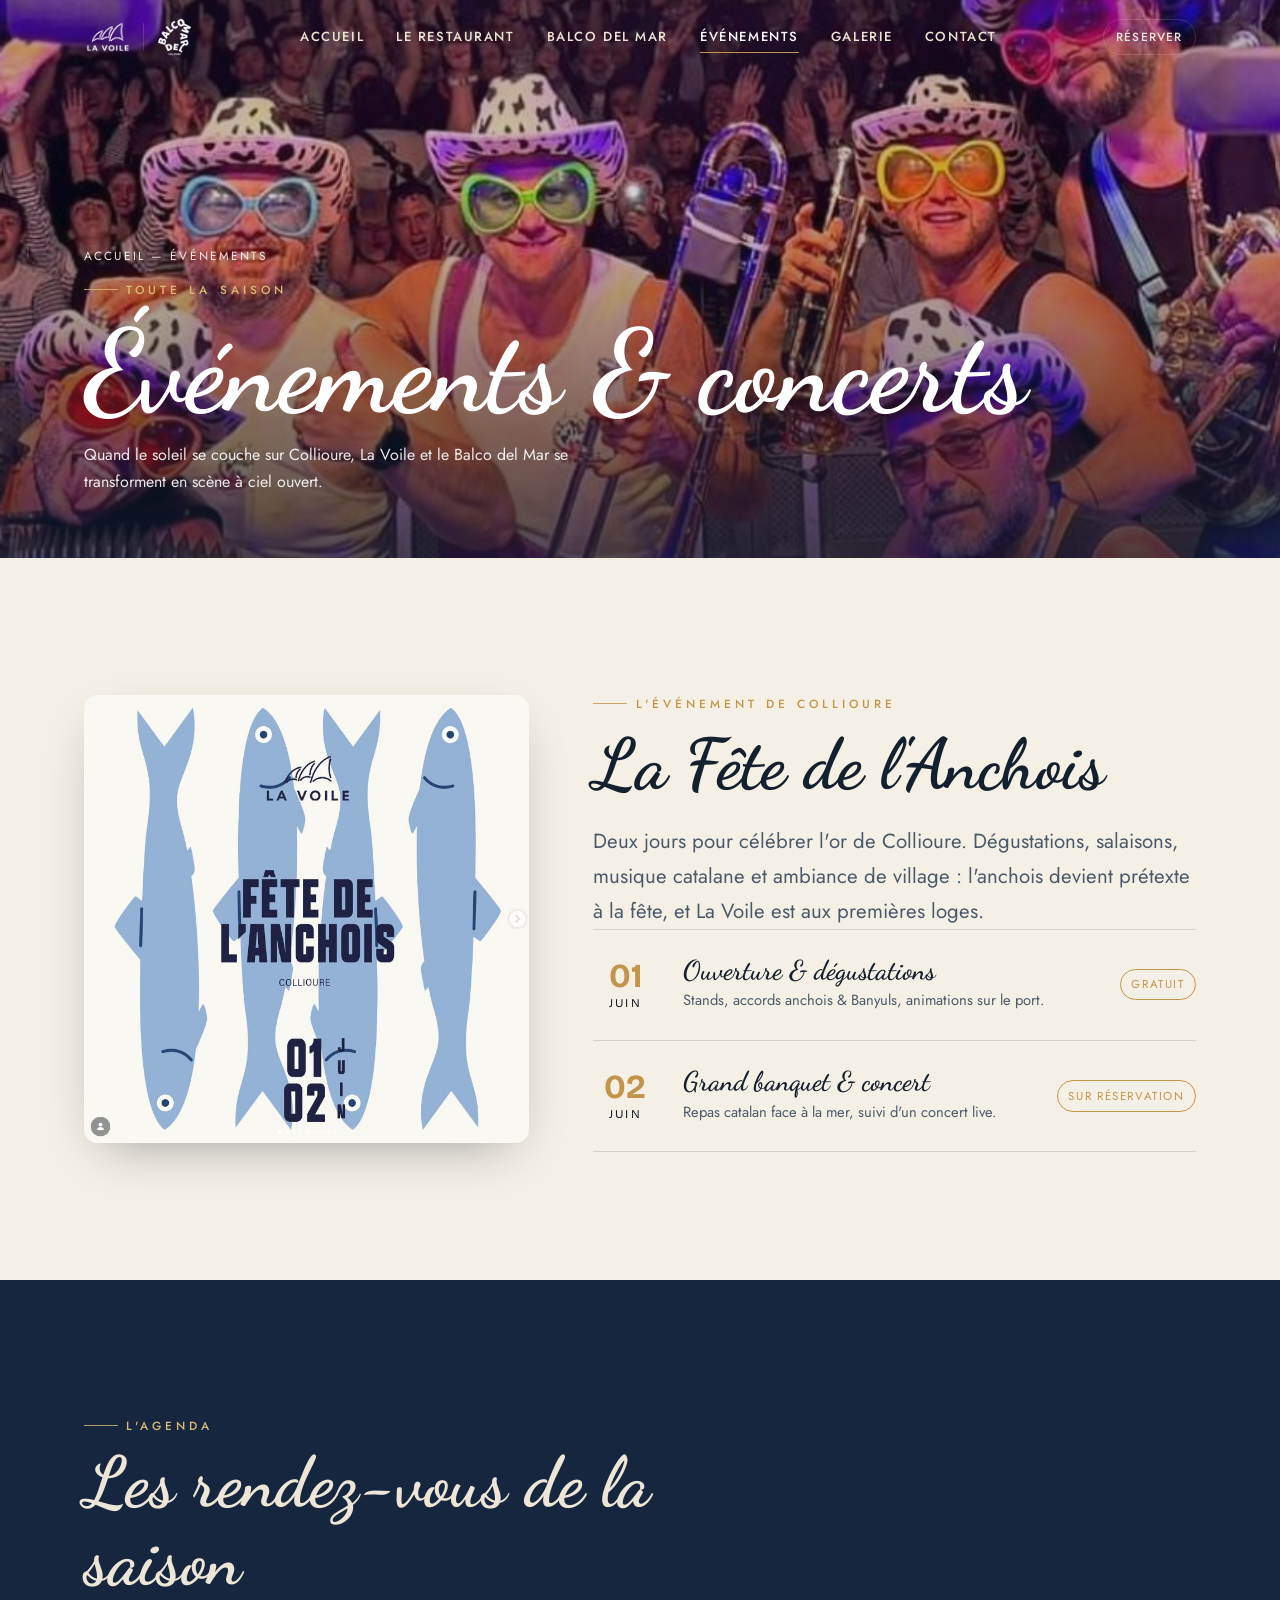
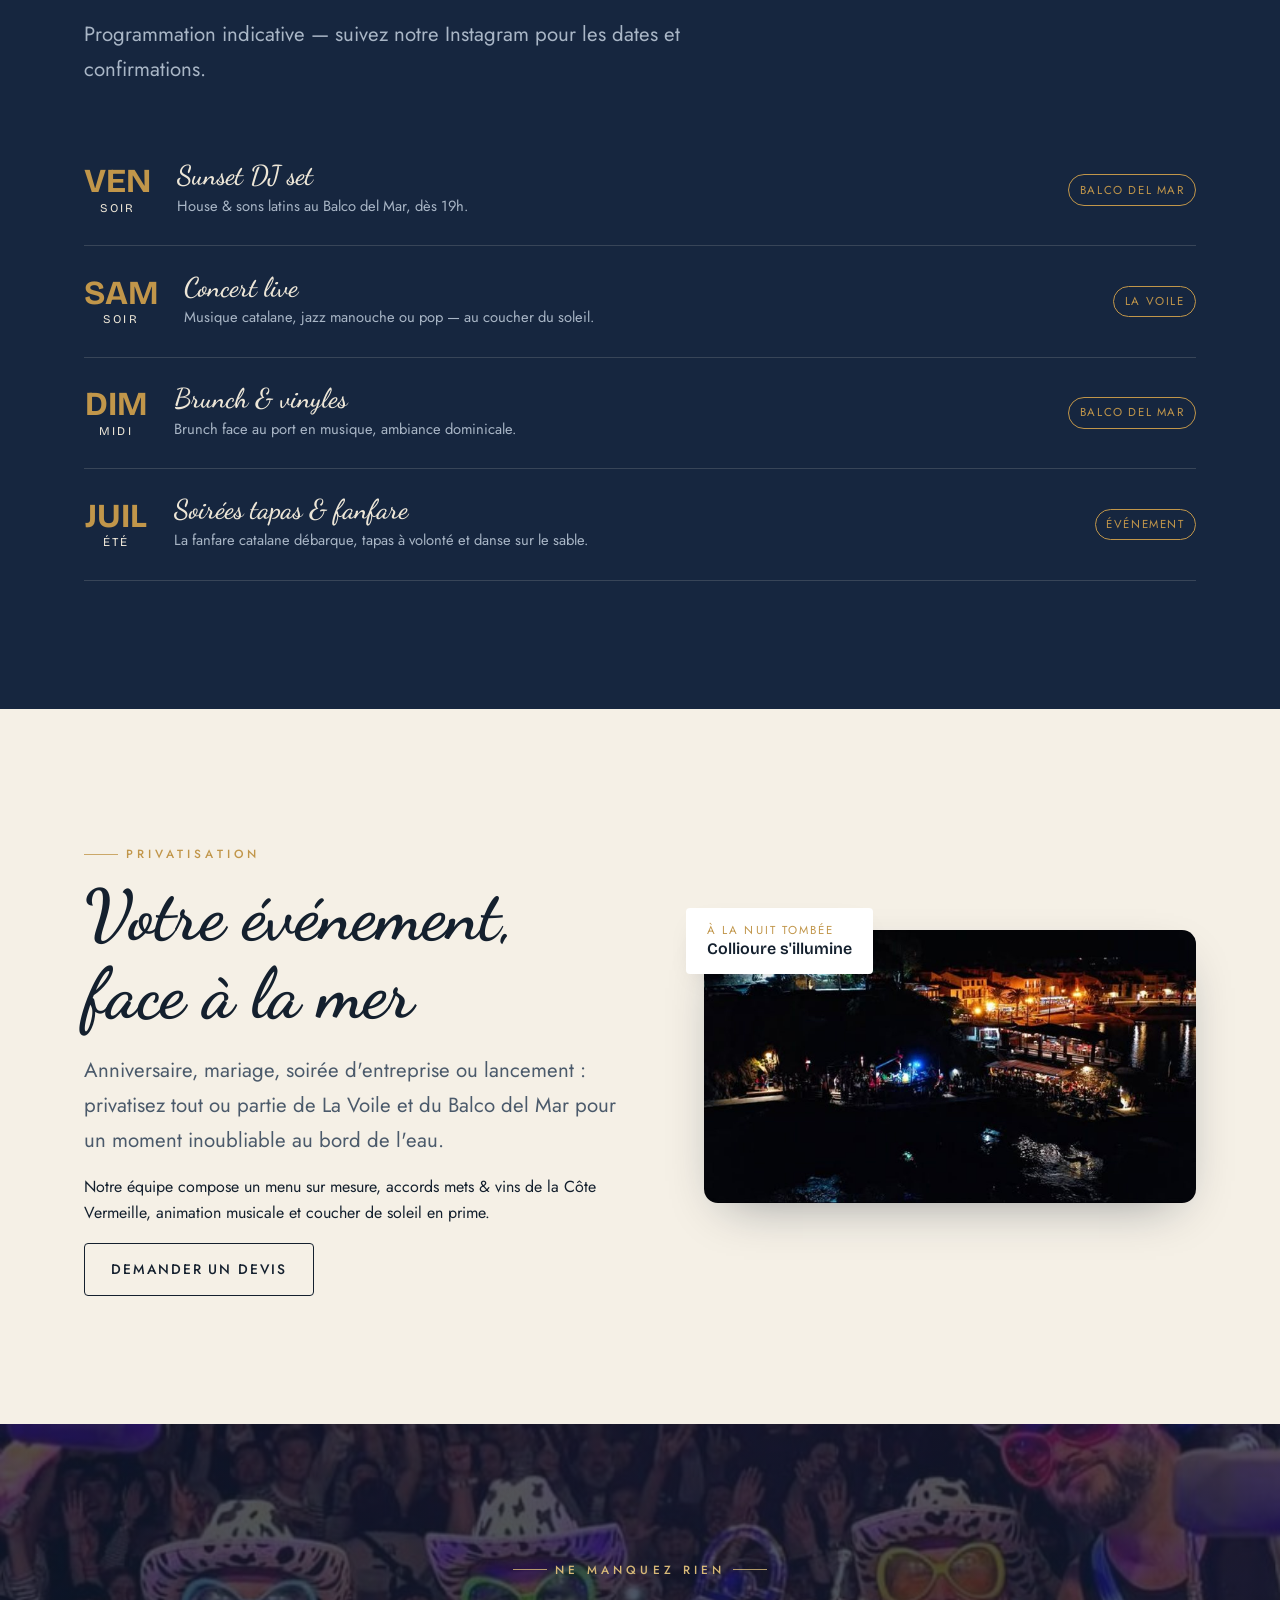
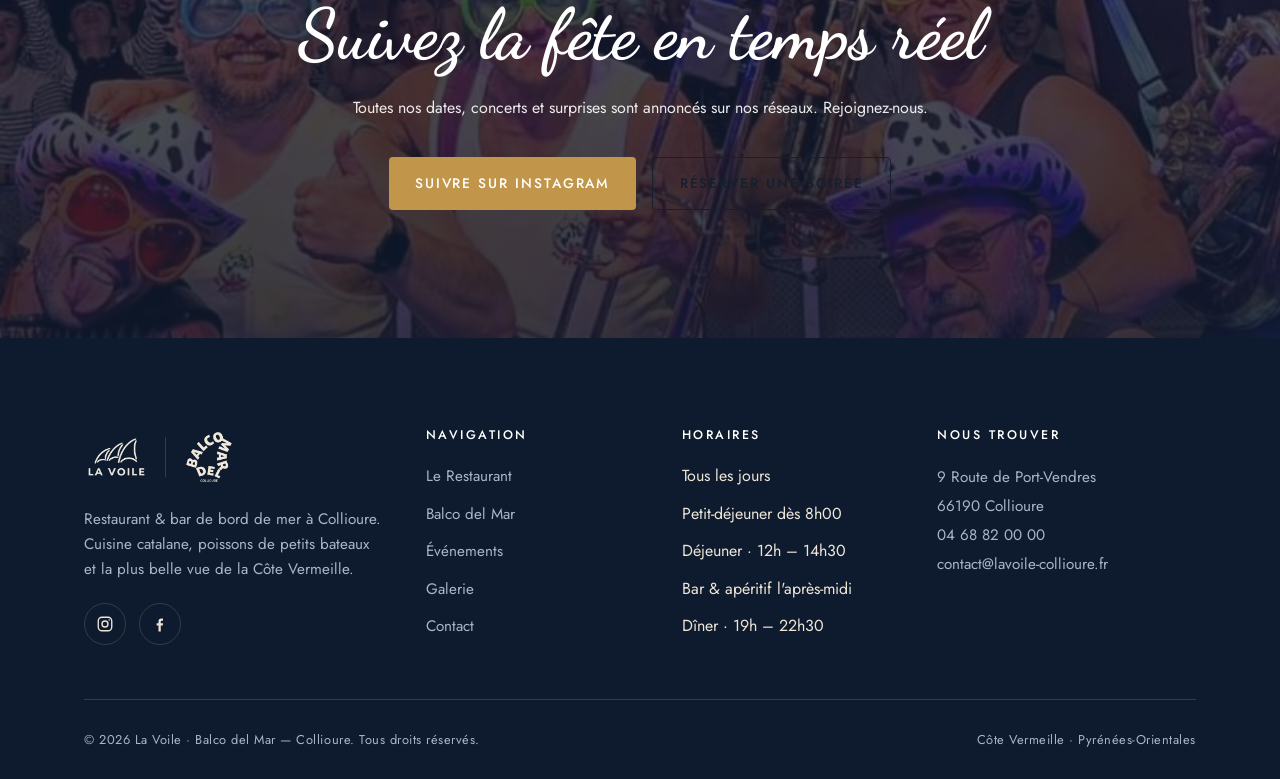
<file: site/evenements.html>
<!DOCTYPE html>
<html lang="fr">
<head>
<meta charset="UTF-8">
<meta name="viewport" content="width=device-width, initial-scale=1">
<title>Événements & concerts — La Voile & Balco del Mar | Collioure</title>
<meta name="description" content="L'agenda festif de La Voile à Collioure : concerts live, DJ sets au coucher du soleil, Fête de l'Anchois et soirées tapas. Toute la saison, face à la mer sur la Côte Vermeille.">
<meta name="keywords" content="concert Collioure, soirée Collioure, fête de l'anchois Collioure, DJ coucher de soleil, événements La Voile">
<link rel="canonical" href="https://lavoile-collioure.fr/evenements.html">
<meta name="theme-color" content="#16263F">
<link rel="icon" href="assets/favicon.svg" type="image/svg+xml">
<meta property="og:type" content="website">
<meta property="og:locale" content="fr_FR">
<meta property="og:title" content="Événements & concerts — La Voile & Balco del Mar, Collioure">
<meta property="og:description" content="Concerts live, DJ sets au coucher du soleil et Fête de l'Anchois. L'agenda festif de Collioure.">
<meta property="og:image" content="assets/img/concert.jpg">
<link rel="preconnect" href="https://fonts.googleapis.com">
<link rel="preconnect" href="https://fonts.gstatic.com" crossorigin>
<link rel="stylesheet" href="assets/css/styles.css">
</head>
<body>

<header class="nav" id="nav">
  <div class="nav__inner">
    <div class="nav__brand">
      <a href="index.html" aria-label="La Voile — Accueil"><img src="assets/logo/lavoile-white.png" alt="La Voile Collioure"></a>
      <span class="brand-sep" aria-hidden="true"></span>
      <a href="balco-del-mar.html" aria-label="Balco del Mar"><img class="brand-balco" src="assets/logo/balco-white.png" alt="Balco del Mar"></a>
    </div>
    <nav class="nav__menu" aria-label="Navigation principale">
      <div class="nav__links">
        <a href="index.html">Accueil</a>
        <a href="restaurant.html">Le Restaurant</a>
        <a href="balco-del-mar.html">Balco del Mar</a>
        <a href="evenements.html" aria-current="page">Événements</a>
        <a href="galerie.html">Galerie</a>
        <a href="contact.html">Contact</a>
      </div>
      <a class="nav__switch" href="contact.html">Réserver</a>
    </nav>
    <div class="nav__cta">
      <a class="nav__switch desktop-only" href="contact.html">Réserver</a>
      <button class="nav__burger" aria-label="Ouvrir le menu" aria-expanded="false" aria-controls="nav"><span></span><span></span><span></span></button>
    </div>
  </div>
</header>

<main>

<!-- SUBHERO -->
<section class="subhero">
  <div class="subhero__media"><img src="assets/img/concert.jpg" alt="Concert et fanfare festive à La Voile, Collioure" fetchpriority="high"></div>
  <div class="subhero__inner">
    <p class="breadcrumb"><a href="index.html">Accueil</a> — Événements</p>
    <span class="overline hero__eyebrow">Toute la saison</span>
    <h1>Événements &amp; concerts</h1>
    <p>Quand le soleil se couche sur Collioure, La Voile et le Balco del Mar se transforment en scène à ciel ouvert.</p>
  </div>
</section>

<!-- FÊTE DE L'ANCHOIS -->
<section class="section">
  <div class="container poster-feature">
    <div data-reveal><img src="assets/img/fete-anchois.jpg" alt="Affiche de la Fête de l'Anchois à Collioure, les 1 et 2 juin"></div>
    <div data-reveal="2">
      <span class="overline">L'événement de Collioure</span>
      <h2>La Fête de l'Anchois</h2>
      <p class="lead">Deux jours pour célébrer l'or de Collioure. Dégustations, salaisons, musique catalane et ambiance de village : l'anchois devient prétexte à la fête, et La Voile est aux premières loges.</p>
      <div class="event" style="border-top:1px solid var(--line)">
        <div class="event__date"><b>01</b><span>Juin</span></div>
        <div class="event__info"><h3>Ouverture &amp; dégustations</h3><p>Stands, accords anchois &amp; Banyuls, animations sur le port.</p></div>
        <span class="event__tag">Gratuit</span>
      </div>
      <div class="event">
        <div class="event__date"><b>02</b><span>Juin</span></div>
        <div class="event__info"><h3>Grand banquet &amp; concert</h3><p>Repas catalan face à la mer, suivi d'un concert live.</p></div>
        <span class="event__tag">Sur réservation</span>
      </div>
    </div>
  </div>
</section>

<!-- AGENDA -->
<section class="section section--deep">
  <div class="container">
    <div class="section-head" data-reveal>
      <span class="overline" style="color:var(--gold-soft)">L'agenda</span>
      <h2>Les rendez-vous de la saison</h2>
      <p class="lead">Programmation indicative — suivez notre Instagram pour les dates et confirmations.</p>
    </div>
    <div class="mt-l">
      <div class="event" data-reveal><div class="event__date"><b>VEN</b><span>Soir</span></div><div class="event__info"><h3>Sunset DJ set</h3><p>House &amp; sons latins au Balco del Mar, dès 19h.</p></div><span class="event__tag">Balco del Mar</span></div>
      <div class="event" data-reveal><div class="event__date"><b>SAM</b><span>Soir</span></div><div class="event__info"><h3>Concert live</h3><p>Musique catalane, jazz manouche ou pop — au coucher du soleil.</p></div><span class="event__tag">La Voile</span></div>
      <div class="event" data-reveal><div class="event__date"><b>DIM</b><span>Midi</span></div><div class="event__info"><h3>Brunch &amp; vinyles</h3><p>Brunch face au port en musique, ambiance dominicale.</p></div><span class="event__tag">Balco del Mar</span></div>
      <div class="event" data-reveal><div class="event__date"><b>JUIL</b><span>Été</span></div><div class="event__info"><h3>Soirées tapas &amp; fanfare</h3><p>La fanfare catalane débarque, tapas à volonté et danse sur le sable.</p></div><span class="event__tag">Événement</span></div>
    </div>
  </div>
</section>

<!-- AMBIANCE NUIT -->
<section class="section">
  <div class="container split split--reverse">
    <div class="split__media" data-reveal>
      <img src="assets/img/port-nuit.jpg" alt="Le port de Collioure illuminé la nuit pendant une soirée festive">
      <div class="tag tag--tl"><small>À la nuit tombée</small>Collioure s'illumine</div>
    </div>
    <div class="split__body" data-reveal="2">
      <span class="overline">Privatisation</span>
      <h2>Votre événement, face à la mer</h2>
      <p class="lead">Anniversaire, mariage, soirée d'entreprise ou lancement : privatisez tout ou partie de La Voile et du Balco del Mar pour un moment inoubliable au bord de l'eau.</p>
      <p>Notre équipe compose un menu sur mesure, accords mets &amp; vins de la Côte Vermeille, animation musicale et coucher de soleil en prime.</p>
      <a class="btn btn--ghost mt-s" href="contact.html">Demander un devis</a>
    </div>
  </div>
</section>

<!-- CTA -->
<section class="section cta-band">
  <div class="cta-band__media"><img src="assets/img/concert.jpg" alt="Soirée concert à La Voile"></div>
  <div class="container">
    <span class="overline center" style="color:var(--gold-soft)">Ne manquez rien</span>
    <h2>Suivez la fête en temps réel</h2>
    <p>Toutes nos dates, concerts et surprises sont annoncés sur nos réseaux. Rejoignez-nous.</p>
    <div class="hero__actions"><a class="btn btn--primary" href="https://www.instagram.com/lavoilebdm/" target="_blank" rel="noopener">Suivre sur Instagram</a><a class="btn btn--ghost" href="contact.html">Réserver une soirée</a></div>
  </div>
</section>

</main>

<footer class="footer">
  <div class="container">
    <div class="footer__top">
      <div class="footer__brand">
        <div class="footer__logos">
          <img src="assets/logo/lavoile-cream.png" alt="La Voile Collioure">
          <span class="brand-sep" aria-hidden="true"></span>
          <img class="balco" src="assets/logo/balco-cream.png" alt="Balco del Mar">
        </div>
        <p>Restaurant &amp; bar de bord de mer à Collioure. Cuisine catalane, poissons de petits bateaux et la plus belle vue de la Côte Vermeille.</p>
        <div class="footer__social">
          <a href="https://www.instagram.com/lavoilebdm/" target="_blank" rel="noopener" aria-label="Instagram"><svg viewBox="0 0 24 24" fill="none" stroke="currentColor" stroke-width="1.8"><rect x="3" y="3" width="18" height="18" rx="5"/><circle cx="12" cy="12" r="4"/><circle cx="17.5" cy="6.5" r="1" fill="currentColor" stroke="none"/></svg></a>
          <a href="https://www.facebook.com/lavoileduneptune/" target="_blank" rel="noopener" aria-label="Facebook"><svg viewBox="0 0 24 24" fill="currentColor"><path d="M13 22v-8h2.7l.4-3H13V9c0-.9.3-1.5 1.6-1.5H16V4.9c-.3 0-1.2-.1-2.3-.1-2.3 0-3.7 1.4-3.7 3.9V11H7.5v3H10v8z"/></svg></a>
        </div>
      </div>
      <div><h4>Navigation</h4><ul><li><a href="restaurant.html">Le Restaurant</a></li><li><a href="balco-del-mar.html">Balco del Mar</a></li><li><a href="evenements.html">Événements</a></li><li><a href="galerie.html">Galerie</a></li><li><a href="contact.html">Contact</a></li></ul></div>
      <div><h4>Horaires</h4><ul><li>Tous les jours</li><li>Petit-déjeuner dès 8h00</li><li>Déjeuner · 12h – 14h30</li><li>Bar &amp; apéritif l'après-midi</li><li>Dîner · 19h – 22h30</li></ul></div>
      <div><h4>Nous trouver</h4><address>9 Route de Port-Vendres<br>66190 Collioure<br><a href="tel:+33468820000">04 68 82 00 00</a><br><a href="mailto:contact@lavoile-collioure.fr">contact@lavoile-collioure.fr</a></address></div>
    </div>
    <div class="footer__bottom"><span>© <span data-year>2026</span> La Voile · Balco del Mar — Collioure. Tous droits réservés.</span><span>Côte Vermeille · Pyrénées-Orientales</span></div>
  </div>
</footer>

<script src="assets/js/main.js" defer></script>
</body>
</html>
</file>
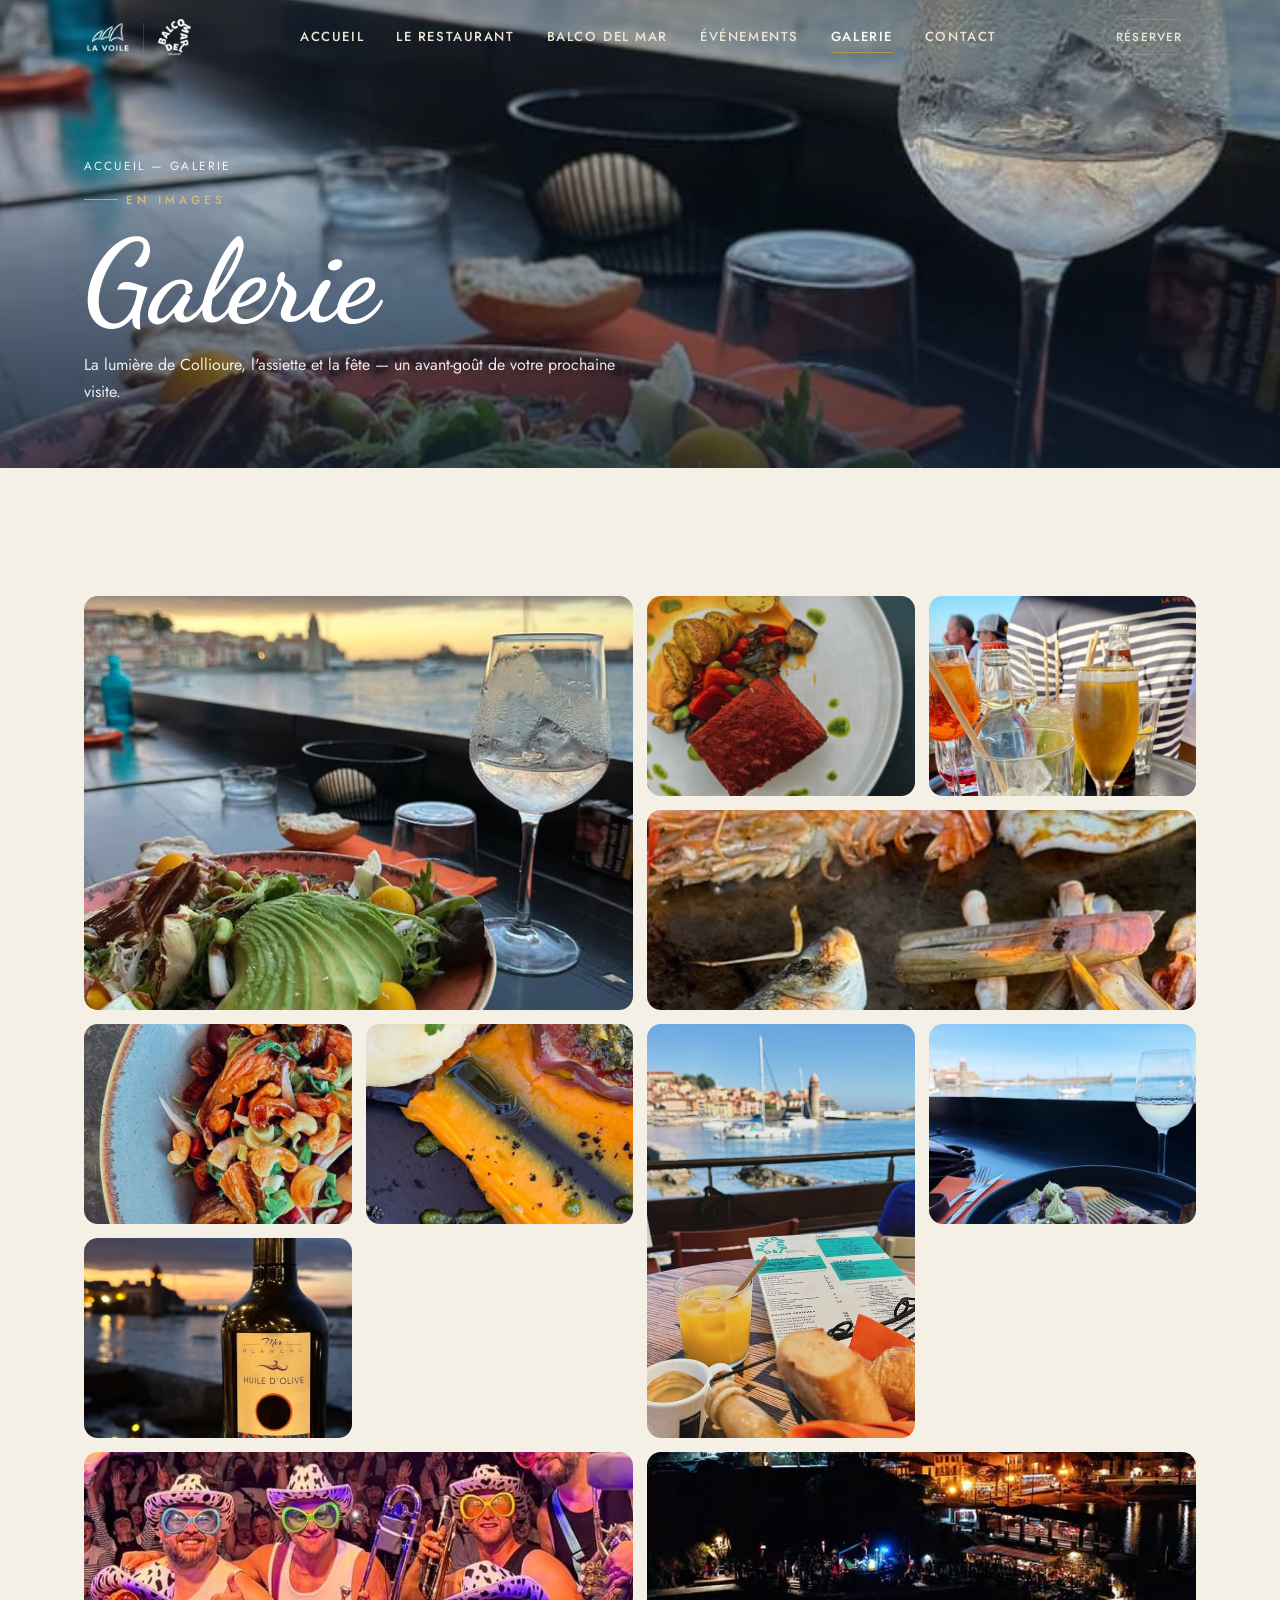
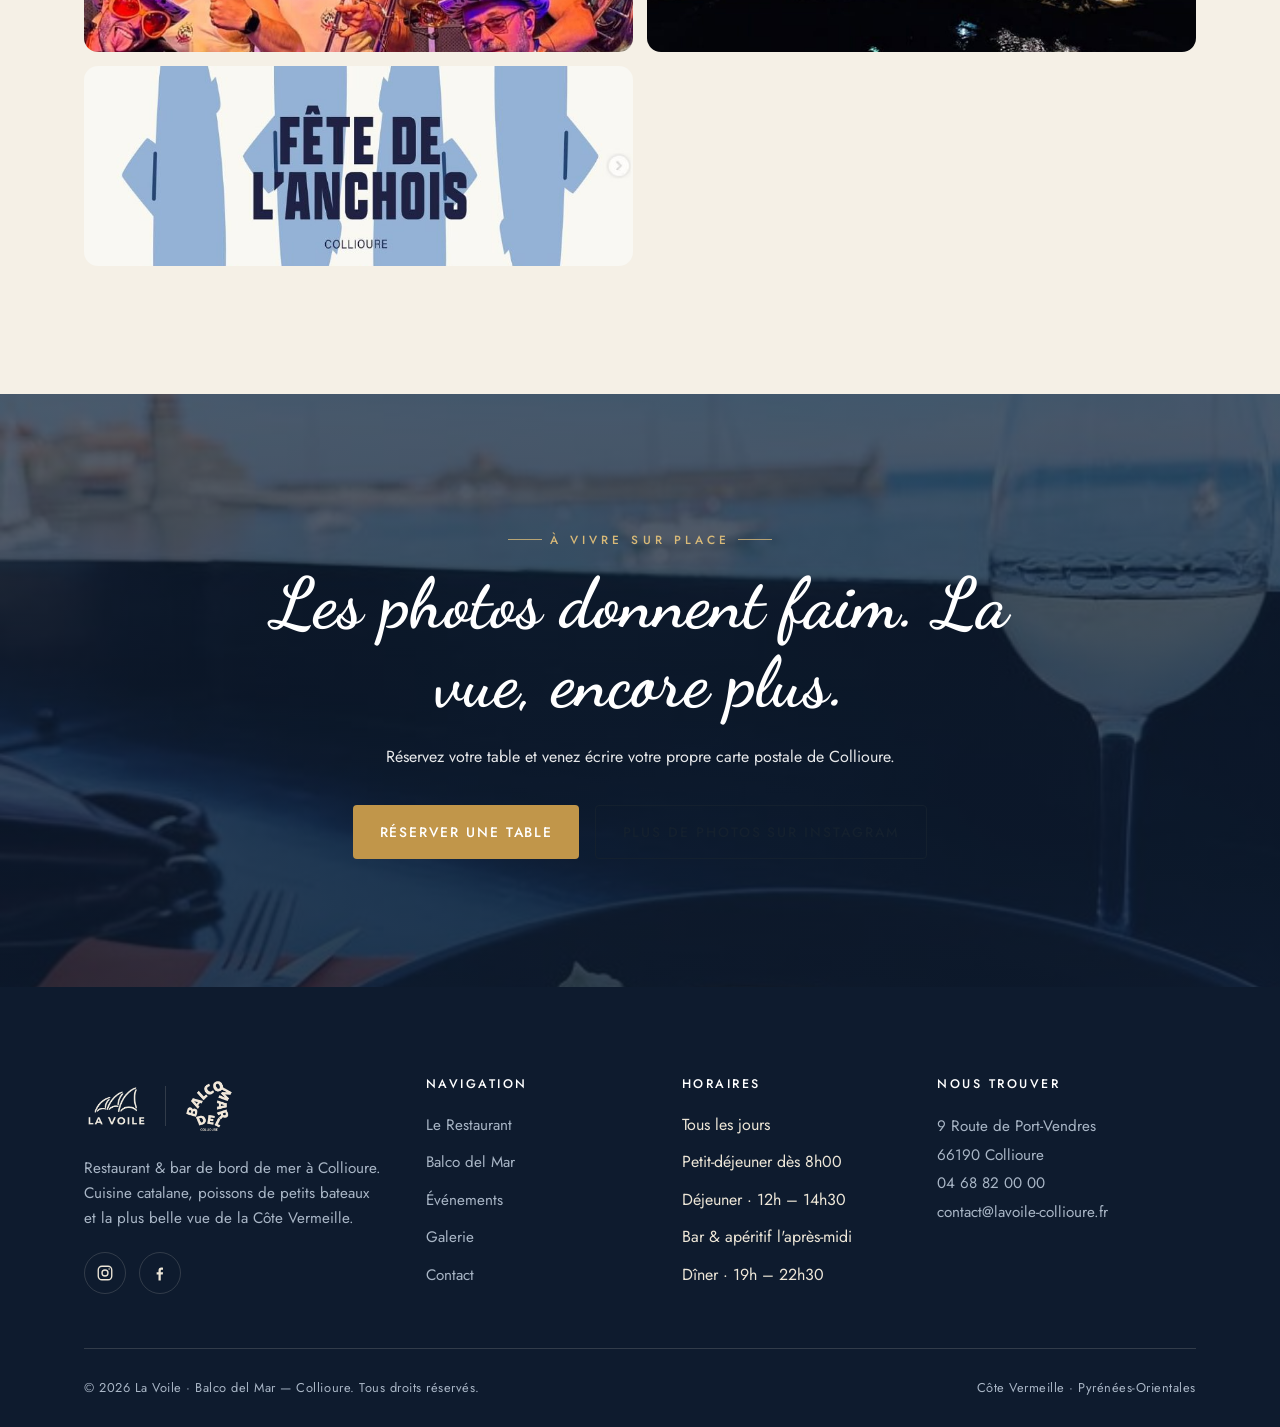
<file: site/galerie.html>
<!DOCTYPE html>
<html lang="fr">
<head>
<meta charset="UTF-8">
<meta name="viewport" content="width=device-width, initial-scale=1">
<title>Galerie — La Voile & Balco del Mar | Collioure, Côte Vermeille</title>
<meta name="description" content="En images : la cuisine, les terrasses face à la mer, les couchers de soleil et l'ambiance festive de La Voile et du Balco del Mar à Collioure.">
<link rel="canonical" href="https://lavoile-collioure.fr/galerie.html">
<meta name="theme-color" content="#16263F">
<link rel="icon" href="assets/favicon.svg" type="image/svg+xml">
<meta property="og:type" content="website">
<meta property="og:locale" content="fr_FR">
<meta property="og:title" content="Galerie — La Voile & Balco del Mar, Collioure">
<meta property="og:description" content="La cuisine, les terrasses, les couchers de soleil et l'ambiance festive en images.">
<meta property="og:image" content="assets/img/coucher-soleil.jpg">
<link rel="preconnect" href="https://fonts.googleapis.com">
<link rel="preconnect" href="https://fonts.gstatic.com" crossorigin>
<link rel="stylesheet" href="assets/css/styles.css">
</head>
<body>

<header class="nav" id="nav">
  <div class="nav__inner">
    <div class="nav__brand">
      <a href="index.html" aria-label="La Voile — Accueil"><img src="assets/logo/lavoile-white.png" alt="La Voile Collioure"></a>
      <span class="brand-sep" aria-hidden="true"></span>
      <a href="balco-del-mar.html" aria-label="Balco del Mar"><img class="brand-balco" src="assets/logo/balco-white.png" alt="Balco del Mar"></a>
    </div>
    <nav class="nav__menu" aria-label="Navigation principale">
      <div class="nav__links">
        <a href="index.html">Accueil</a>
        <a href="restaurant.html">Le Restaurant</a>
        <a href="balco-del-mar.html">Balco del Mar</a>
        <a href="evenements.html">Événements</a>
        <a href="galerie.html" aria-current="page">Galerie</a>
        <a href="contact.html">Contact</a>
      </div>
      <a class="nav__switch" href="contact.html">Réserver</a>
    </nav>
    <div class="nav__cta">
      <a class="nav__switch desktop-only" href="contact.html">Réserver</a>
      <button class="nav__burger" aria-label="Ouvrir le menu" aria-expanded="false" aria-controls="nav"><span></span><span></span><span></span></button>
    </div>
  </div>
</header>

<main>

<!-- SUBHERO -->
<section class="subhero" style="min-height:52vh">
  <div class="subhero__media"><img src="assets/img/coucher-soleil.jpg" alt="Coucher de soleil sur la baie de Collioure depuis La Voile" fetchpriority="high"></div>
  <div class="subhero__inner">
    <p class="breadcrumb"><a href="index.html">Accueil</a> — Galerie</p>
    <span class="overline hero__eyebrow">En images</span>
    <h1>Galerie</h1>
    <p>La lumière de Collioure, l'assiette et la fête — un avant-goût de votre prochaine visite.</p>
  </div>
</section>

<!-- BENTO -->
<section class="section">
  <div class="container">
    <div class="bento" data-reveal>
      <figure class="w2 h2"><img src="assets/img/coucher-soleil.jpg" alt="Table dressée face à la mer au coucher du soleil" loading="lazy"><figcaption>L'heure dorée en terrasse</figcaption></figure>
      <figure><img src="assets/img/plat-signature.jpg" alt="Plat signature dressé avec soin" loading="lazy"><figcaption>Plat signature</figcaption></figure>
      <figure><img src="assets/img/bar-apero.jpg" alt="Cocktails et apéritif au Balco del Mar" loading="lazy"><figcaption>Apéro au Balco</figcaption></figure>
      <figure class="w2"><img src="assets/img/poisson-grille.jpg" alt="Poissons grillés de la pêche locale" loading="lazy"><figcaption>Pêche du jour grillée</figcaption></figure>
      <figure><img src="assets/img/salade-tomates.jpg" alt="Salade de tomates anciennes du Roussillon" loading="lazy"><figcaption>Tomates du Roussillon</figcaption></figure>
      <figure><img src="assets/img/plat-puree.jpg" alt="Pièce de bœuf et purée maison" loading="lazy"><figcaption>De la terre</figcaption></figure>
      <figure class="h2"><img src="assets/img/matin-port.jpg" alt="Petit-déjeuner face au port de Collioure" loading="lazy"><figcaption>Petit-déjeuner sur le port</figcaption></figure>
      <figure><img src="assets/img/plat-vue-mer.jpg" alt="Assiette servie en terrasse vue mer" loading="lazy"><figcaption>Vue sur la baie</figcaption></figure>
      <figure><img src="assets/img/huile-olive.jpg" alt="Huile d'olive locale au crépuscule" loading="lazy"><figcaption>Produits du pays</figcaption></figure>
      <figure class="w2"><img src="assets/img/concert.jpg" alt="Concert et fanfare festive" loading="lazy"><figcaption>Soirées &amp; concerts</figcaption></figure>
      <figure class="w2"><img src="assets/img/port-nuit.jpg" alt="Le port de Collioure illuminé la nuit" loading="lazy"><figcaption>Collioure by night</figcaption></figure>
      <figure class="w2"><img src="assets/img/fete-anchois.jpg" alt="Affiche de la Fête de l'Anchois à Collioure" loading="lazy"><figcaption>Fête de l'Anchois</figcaption></figure>
    </div>
  </div>
</section>

<!-- CTA -->
<section class="section cta-band">
  <div class="cta-band__media"><img src="assets/img/plat-vue-mer.jpg" alt="Table face à la mer à Collioure"></div>
  <div class="container">
    <span class="overline center" style="color:var(--gold-soft)">À vivre sur place</span>
    <h2>Les photos donnent faim. La vue, encore plus.</h2>
    <p>Réservez votre table et venez écrire votre propre carte postale de Collioure.</p>
    <div class="hero__actions"><a class="btn btn--primary" href="contact.html">Réserver une table</a><a class="btn btn--ghost" href="https://www.instagram.com/lavoilebdm/" target="_blank" rel="noopener">Plus de photos sur Instagram</a></div>
  </div>
</section>

</main>

<footer class="footer">
  <div class="container">
    <div class="footer__top">
      <div class="footer__brand">
        <div class="footer__logos">
          <img src="assets/logo/lavoile-cream.png" alt="La Voile Collioure">
          <span class="brand-sep" aria-hidden="true"></span>
          <img class="balco" src="assets/logo/balco-cream.png" alt="Balco del Mar">
        </div>
        <p>Restaurant &amp; bar de bord de mer à Collioure. Cuisine catalane, poissons de petits bateaux et la plus belle vue de la Côte Vermeille.</p>
        <div class="footer__social">
          <a href="https://www.instagram.com/lavoilebdm/" target="_blank" rel="noopener" aria-label="Instagram"><svg viewBox="0 0 24 24" fill="none" stroke="currentColor" stroke-width="1.8"><rect x="3" y="3" width="18" height="18" rx="5"/><circle cx="12" cy="12" r="4"/><circle cx="17.5" cy="6.5" r="1" fill="currentColor" stroke="none"/></svg></a>
          <a href="https://www.facebook.com/lavoileduneptune/" target="_blank" rel="noopener" aria-label="Facebook"><svg viewBox="0 0 24 24" fill="currentColor"><path d="M13 22v-8h2.7l.4-3H13V9c0-.9.3-1.5 1.6-1.5H16V4.9c-.3 0-1.2-.1-2.3-.1-2.3 0-3.7 1.4-3.7 3.9V11H7.5v3H10v8z"/></svg></a>
        </div>
      </div>
      <div><h4>Navigation</h4><ul><li><a href="restaurant.html">Le Restaurant</a></li><li><a href="balco-del-mar.html">Balco del Mar</a></li><li><a href="evenements.html">Événements</a></li><li><a href="galerie.html">Galerie</a></li><li><a href="contact.html">Contact</a></li></ul></div>
      <div><h4>Horaires</h4><ul><li>Tous les jours</li><li>Petit-déjeuner dès 8h00</li><li>Déjeuner · 12h – 14h30</li><li>Bar &amp; apéritif l'après-midi</li><li>Dîner · 19h – 22h30</li></ul></div>
      <div><h4>Nous trouver</h4><address>9 Route de Port-Vendres<br>66190 Collioure<br><a href="tel:+33468820000">04 68 82 00 00</a><br><a href="mailto:contact@lavoile-collioure.fr">contact@lavoile-collioure.fr</a></address></div>
    </div>
    <div class="footer__bottom"><span>© <span data-year>2026</span> La Voile · Balco del Mar — Collioure. Tous droits réservés.</span><span>Côte Vermeille · Pyrénées-Orientales</span></div>
  </div>
</footer>

<script src="assets/js/main.js" defer></script>
</body>
</html>
</file>
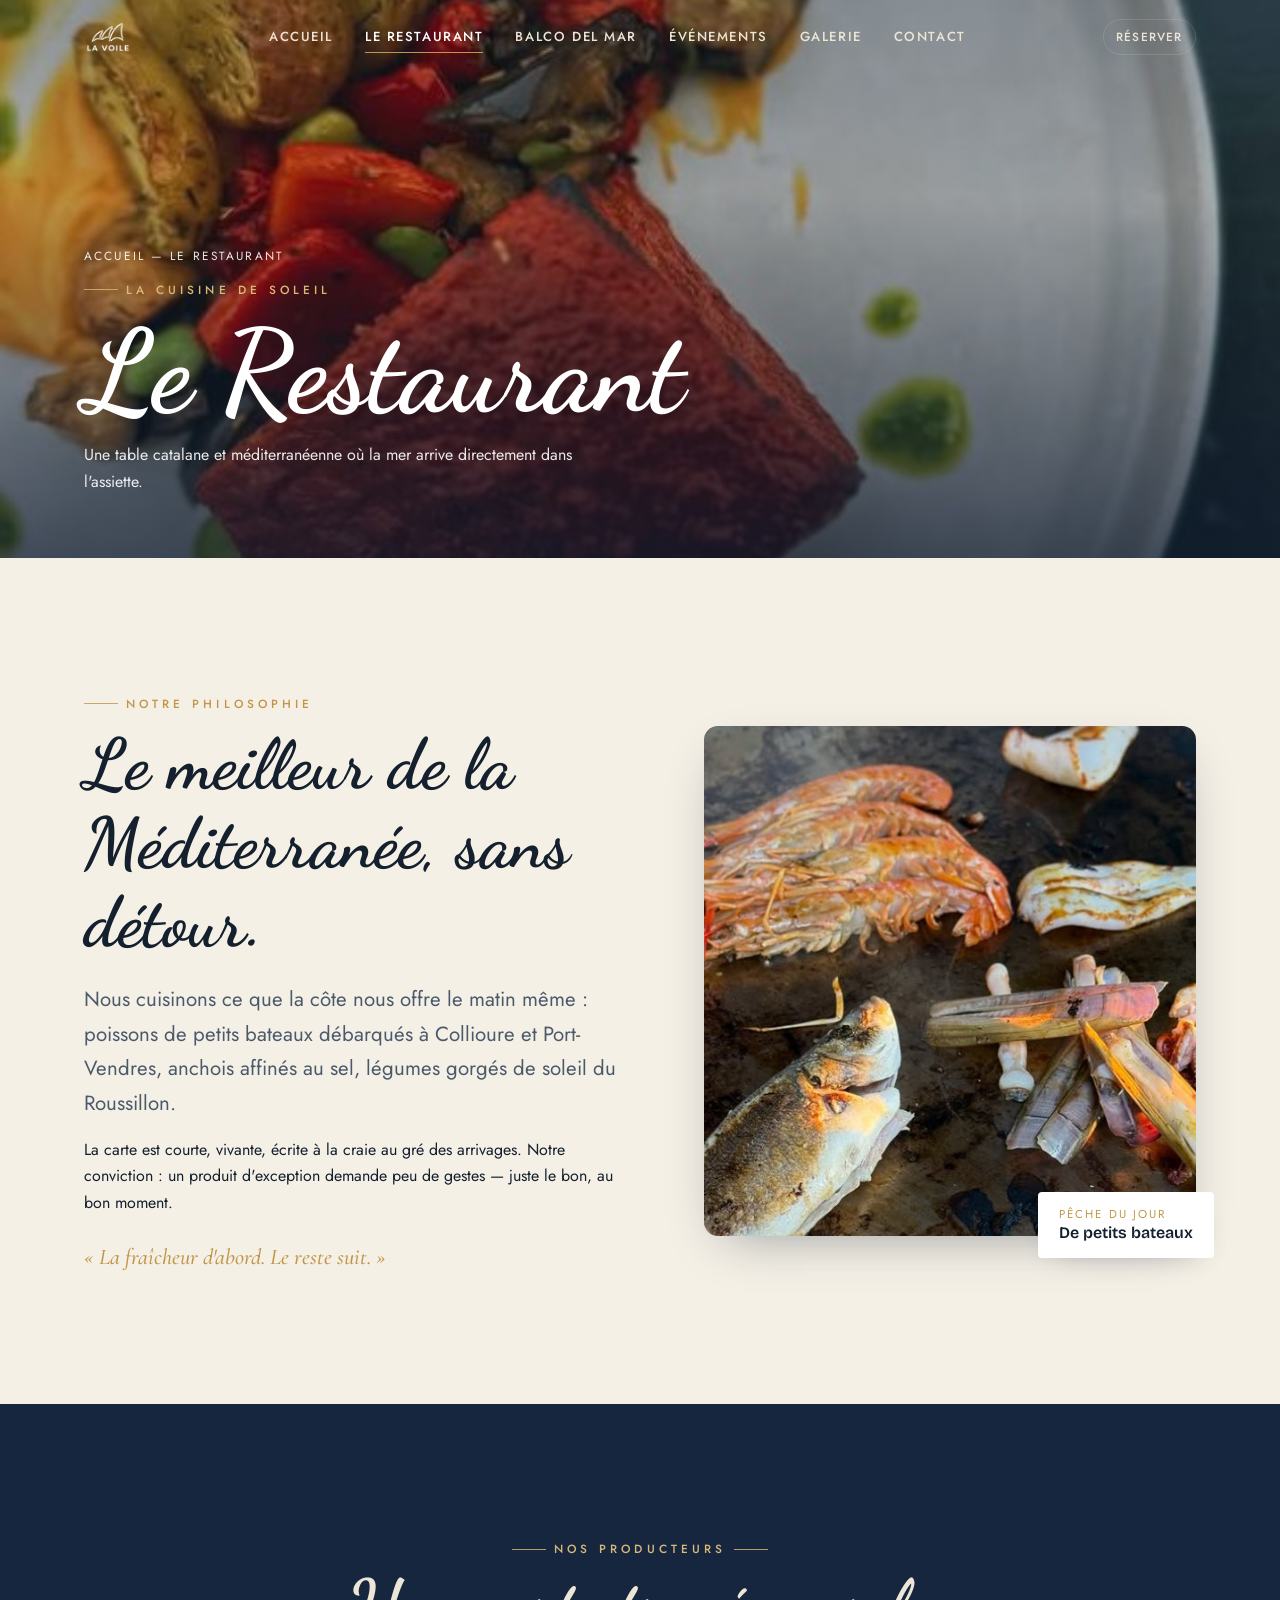
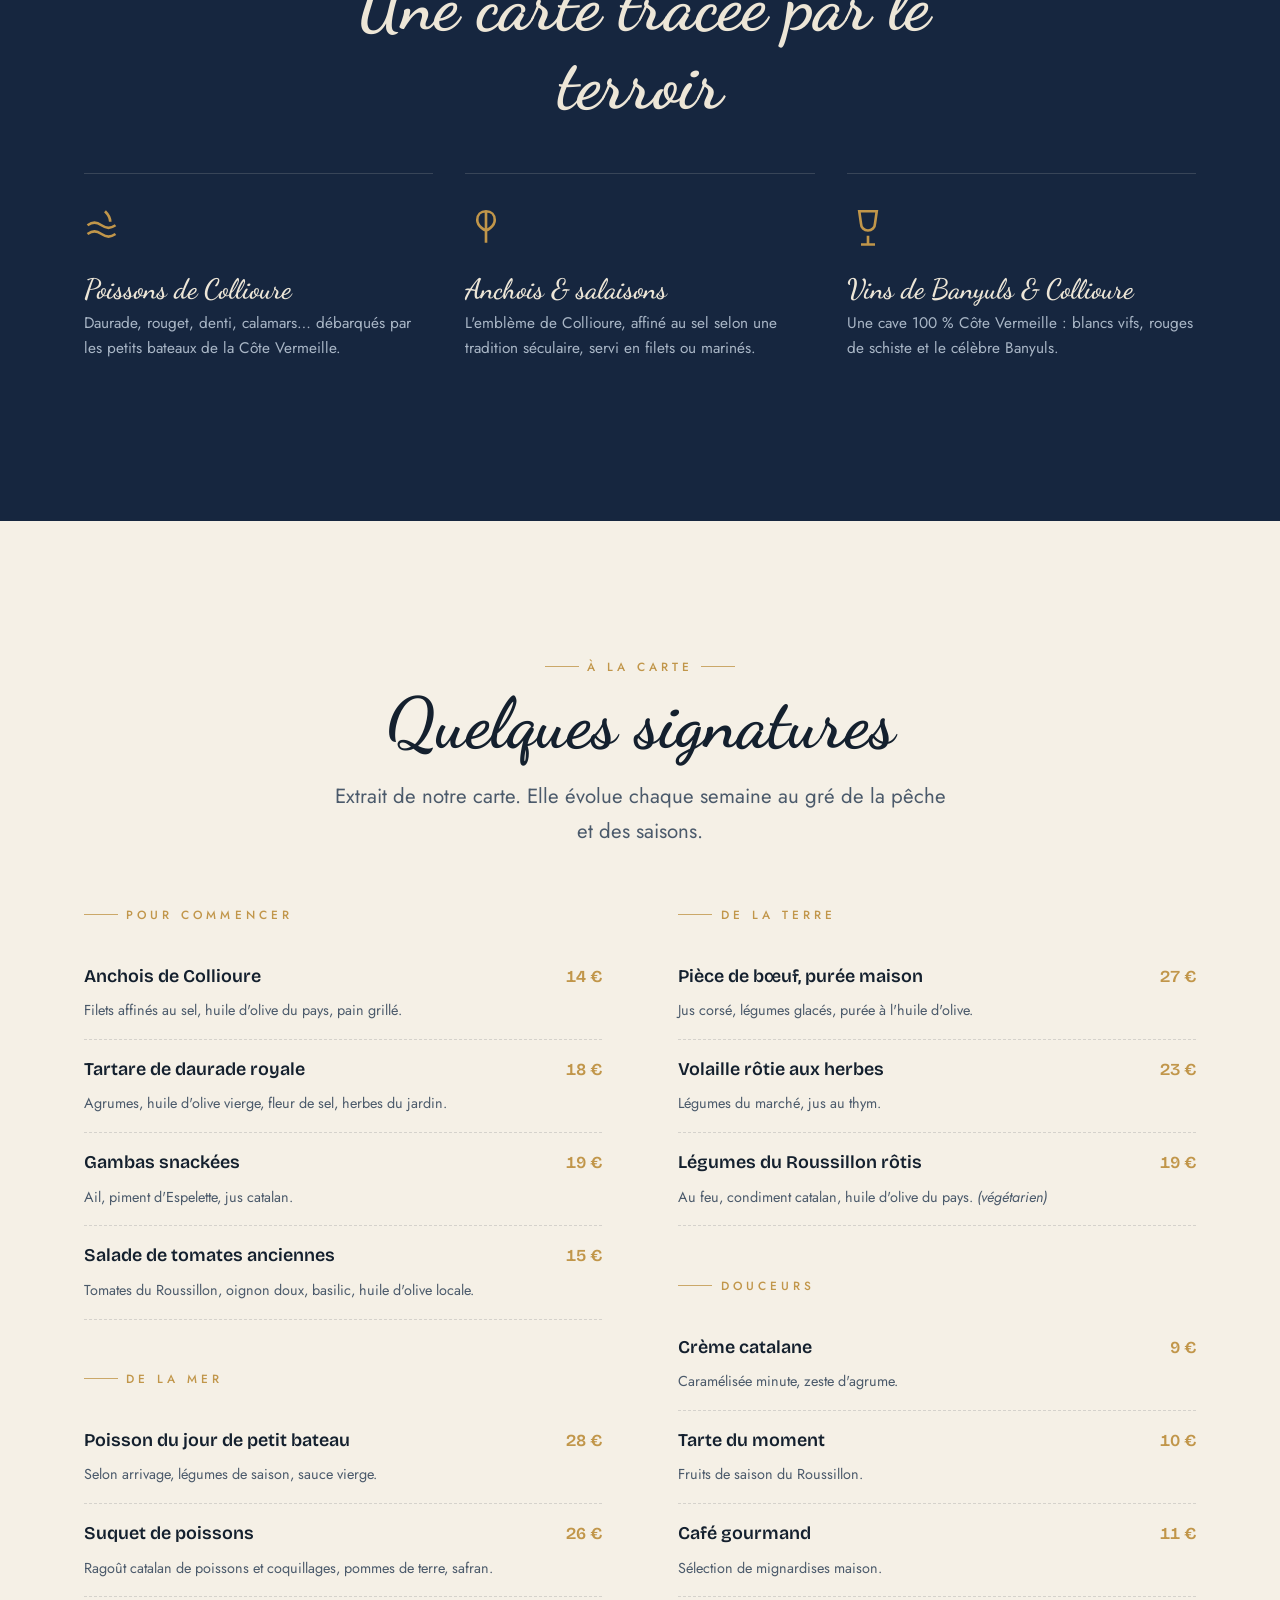
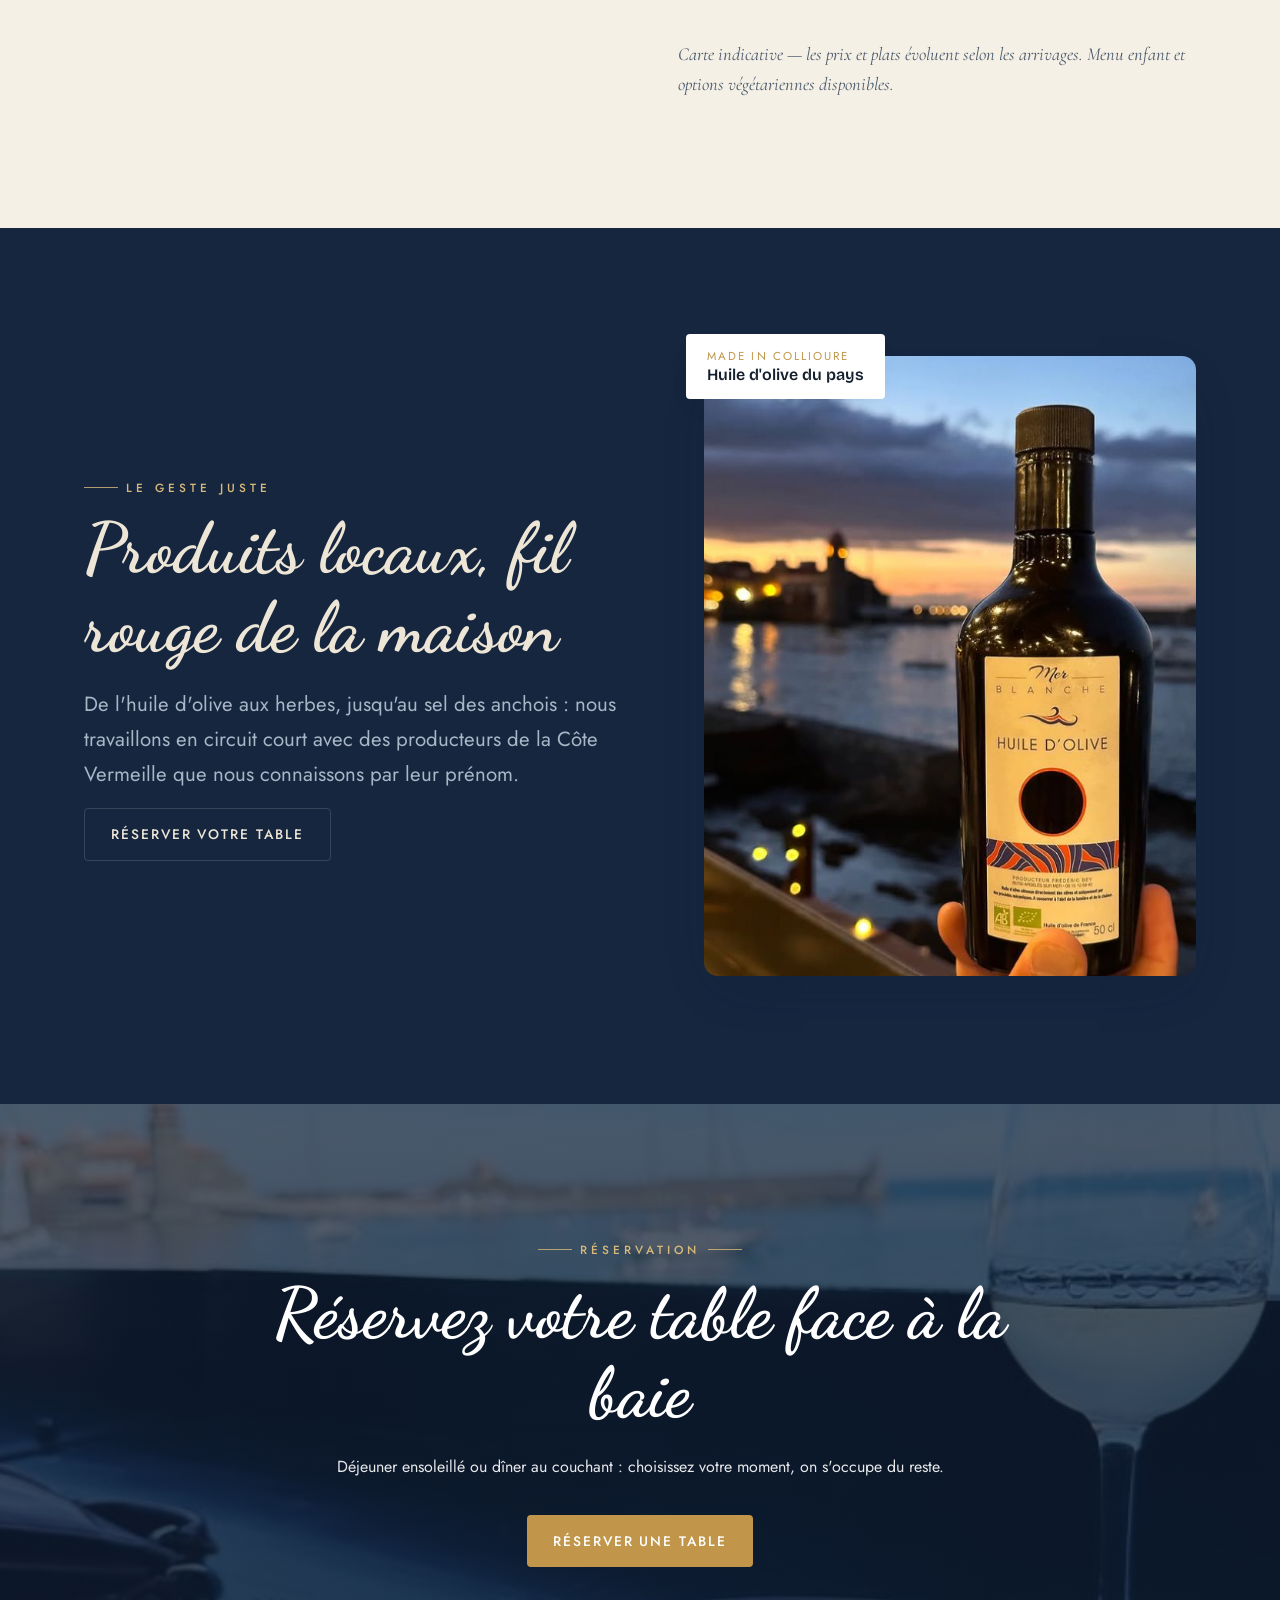
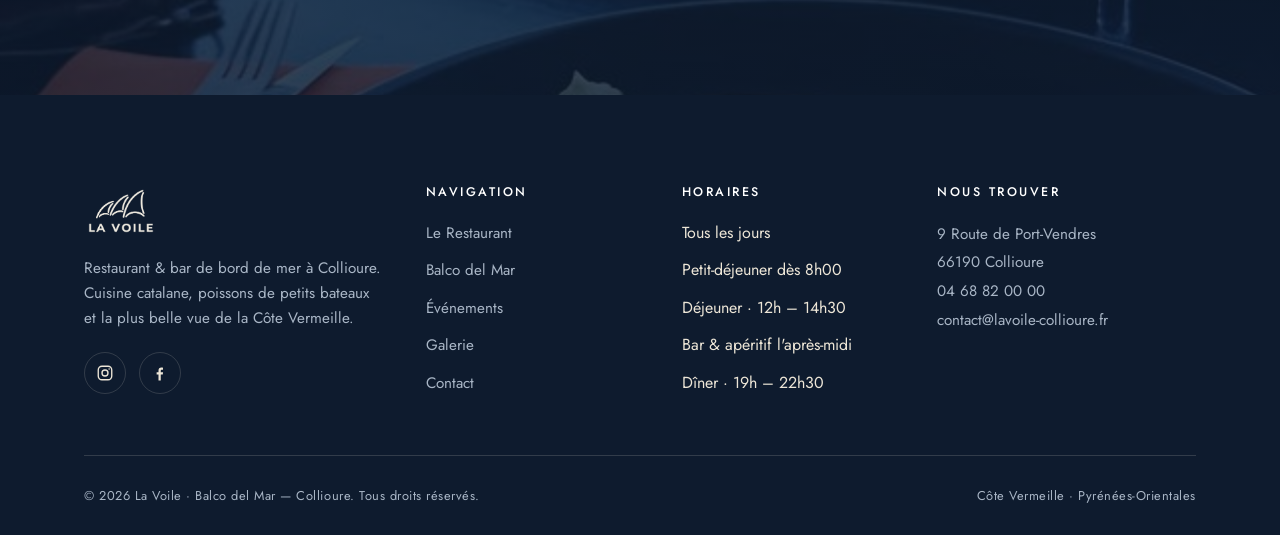
<file: site/restaurant.html>
<!DOCTYPE html>
<html lang="fr">
<head>
<meta charset="UTF-8">
<meta name="viewport" content="width=device-width, initial-scale=1">
<title>Le Restaurant La Voile — Carte catalane & méditerranéenne | Collioure</title>
<meta name="description" content="Découvrez la carte de La Voile à Collioure : poissons de petits bateaux, anchois de Collioure, légumes du Roussillon et vins de Banyuls. Une cuisine catalane raffinée face à la mer.">
<link rel="canonical" href="https://lavoile-collioure.fr/restaurant.html">
<meta name="theme-color" content="#16263F">
<link rel="icon" href="assets/favicon.svg" type="image/svg+xml">
<meta property="og:type" content="restaurant">
<meta property="og:locale" content="fr_FR">
<meta property="og:title" content="Le Restaurant La Voile — Carte catalane & méditerranéenne">
<meta property="og:description" content="Poissons de petits bateaux, anchois de Collioure, vins de Banyuls. La cuisine de soleil de La Voile, face à la baie.">
<meta property="og:image" content="assets/img/plat-signature.jpg">
<link rel="preconnect" href="https://fonts.googleapis.com">
<link rel="preconnect" href="https://fonts.gstatic.com" crossorigin>
<link rel="stylesheet" href="assets/css/styles.css">
<script type="application/ld+json">
{
  "@context":"https://schema.org",
  "@type":"Menu",
  "name":"Carte du restaurant La Voile",
  "inLanguage":"fr",
  "hasMenuSection":[
    {"@type":"MenuSection","name":"Pour commencer","hasMenuItem":[
      {"@type":"MenuItem","name":"Anchois de Collioure","offers":{"@type":"Offer","price":"14","priceCurrency":"EUR"}},
      {"@type":"MenuItem","name":"Tartare de daurade","offers":{"@type":"Offer","price":"18","priceCurrency":"EUR"}}
    ]},
    {"@type":"MenuSection","name":"De la mer","hasMenuItem":[
      {"@type":"MenuItem","name":"Poisson du jour","offers":{"@type":"Offer","price":"28","priceCurrency":"EUR"}}
    ]}
  ]
}
</script>
</head>
<body>

<header class="nav" id="nav">
  <div class="nav__inner">
    <a class="nav__brand" href="index.html" aria-label="La Voile — Accueil"><img src="assets/logo/lavoile-white.png" alt="La Voile Collioure"></a>
    <nav class="nav__menu" aria-label="Navigation principale">
      <div class="nav__links">
        <a href="index.html">Accueil</a>
        <a href="restaurant.html" aria-current="page">Le Restaurant</a>
        <a href="balco-del-mar.html">Balco del Mar</a>
        <a href="evenements.html">Événements</a>
        <a href="galerie.html">Galerie</a>
        <a href="contact.html">Contact</a>
      </div>
      <a class="nav__switch" href="contact.html">Réserver une table</a>
    </nav>
    <div class="nav__cta">
      <a class="nav__switch desktop-only" href="contact.html">Réserver</a>
      <button class="nav__burger" aria-label="Ouvrir le menu" aria-expanded="false" aria-controls="nav"><span></span><span></span><span></span></button>
    </div>
  </div>
</header>

<main>

<!-- SUBHERO -->
<section class="subhero">
  <div class="subhero__media"><img src="assets/img/plat-signature.jpg" alt="Plat signature du restaurant La Voile à Collioure" fetchpriority="high"></div>
  <div class="subhero__inner">
    <p class="breadcrumb"><a href="index.html">Accueil</a> — Le Restaurant</p>
    <span class="overline hero__eyebrow">La cuisine de soleil</span>
    <h1>Le Restaurant</h1>
    <p>Une table catalane et méditerranéenne où la mer arrive directement dans l'assiette.</p>
  </div>
</section>

<!-- PHILOSOPHIE -->
<section class="section">
  <div class="container split">
    <div class="split__body" data-reveal>
      <span class="overline">Notre philosophie</span>
      <h2>Le meilleur de la Méditerranée, sans détour.</h2>
      <p class="lead">Nous cuisinons ce que la côte nous offre le matin même : poissons de petits bateaux débarqués à Collioure et Port-Vendres, anchois affinés au sel, légumes gorgés de soleil du Roussillon.</p>
      <p>La carte est courte, vivante, écrite à la craie au gré des arrivages. Notre conviction : un produit d'exception demande peu de gestes — juste le bon, au bon moment.</p>
      <p class="serif" style="font-size:1.4rem;color:var(--accent);margin-top:1.4rem">« La fraîcheur d'abord. Le reste suit. »</p>
    </div>
    <div class="split__media" data-reveal="2">
      <img src="assets/img/poisson-grille.jpg" alt="Poissons grillés et fruits de mer de la pêche locale">
      <div class="tag tag--br"><small>Pêche du jour</small>De petits bateaux</div>
    </div>
  </div>
</section>

<!-- PRODUITS -->
<section class="section section--deep">
  <div class="container">
    <div class="section-head center" data-reveal>
      <span class="overline center" style="color:var(--gold-soft)">Nos producteurs</span>
      <h2>Une carte tracée par le terroir</h2>
    </div>
    <div class="grid-3 mt-l">
      <div class="feature" data-reveal>
        <svg class="ico" viewBox="0 0 24 24" fill="none" stroke="currentColor" stroke-width="1.5"><path d="M2 16c3-2 5-2 8 0s5 2 8 0M2 11c3-2 5-2 8 0s5 2 8 0"/><path d="M12 3c2 2 3 4 3 6"/></svg>
        <h3>Poissons de Collioure</h3>
        <p>Daurade, rouget, denti, calamars… débarqués par les petits bateaux de la Côte Vermeille.</p>
      </div>
      <div class="feature" data-reveal="2">
        <svg class="ico" viewBox="0 0 24 24" fill="none" stroke="currentColor" stroke-width="1.5"><path d="M12 3v18M7 8c0-3 2-5 5-5s5 2 5 5c0 4-5 6-5 6s-5-2-5-6z"/></svg>
        <h3>Anchois &amp; salaisons</h3>
        <p>L'emblème de Collioure, affiné au sel selon une tradition séculaire, servi en filets ou marinés.</p>
      </div>
      <div class="feature" data-reveal="3">
        <svg class="ico" viewBox="0 0 24 24" fill="none" stroke="currentColor" stroke-width="1.5"><path d="M8 22h8M12 22v-5M7 3h10l-1 7a4 4 0 0 1-8 0z"/></svg>
        <h3>Vins de Banyuls &amp; Collioure</h3>
        <p>Une cave 100 % Côte Vermeille : blancs vifs, rouges de schiste et le célèbre Banyuls.</p>
      </div>
    </div>
  </div>
</section>

<!-- CARTE -->
<section class="section" id="carte">
  <div class="container">
    <div class="section-head center" data-reveal>
      <span class="overline center">À la carte</span>
      <h2>Quelques signatures</h2>
      <p class="lead" style="margin-inline:auto">Extrait de notre carte. Elle évolue chaque semaine au gré de la pêche et des saisons.</p>
    </div>

    <div class="menu-cols mt-l">
      <div data-reveal>
        <div class="menu-cat">
          <span class="overline">Pour commencer</span>
          <div class="menu-item"><h4>Anchois de Collioure</h4><span class="price">14 €</span><p>Filets affinés au sel, huile d'olive du pays, pain grillé.</p></div>
          <div class="menu-item"><h4>Tartare de daurade royale</h4><span class="price">18 €</span><p>Agrumes, huile d'olive vierge, fleur de sel, herbes du jardin.</p></div>
          <div class="menu-item"><h4>Gambas snackées</h4><span class="price">19 €</span><p>Ail, piment d'Espelette, jus catalan.</p></div>
          <div class="menu-item"><h4>Salade de tomates anciennes</h4><span class="price">15 €</span><p>Tomates du Roussillon, oignon doux, basilic, huile d'olive locale.</p></div>
        </div>
        <div class="menu-cat">
          <span class="overline">De la mer</span>
          <div class="menu-item"><h4>Poisson du jour de petit bateau</h4><span class="price">28 €</span><p>Selon arrivage, légumes de saison, sauce vierge.</p></div>
          <div class="menu-item"><h4>Suquet de poissons</h4><span class="price">26 €</span><p>Ragoût catalan de poissons et coquillages, pommes de terre, safran.</p></div>
        </div>
      </div>
      <div data-reveal="2">
        <div class="menu-cat">
          <span class="overline">De la terre</span>
          <div class="menu-item"><h4>Pièce de bœuf, purée maison</h4><span class="price">27 €</span><p>Jus corsé, légumes glacés, purée à l'huile d'olive.</p></div>
          <div class="menu-item"><h4>Volaille rôtie aux herbes</h4><span class="price">23 €</span><p>Légumes du marché, jus au thym.</p></div>
          <div class="menu-item"><h4>Légumes du Roussillon rôtis</h4><span class="price">19 €</span><p>Au feu, condiment catalan, huile d'olive du pays. <em>(végétarien)</em></p></div>
        </div>
        <div class="menu-cat">
          <span class="overline">Douceurs</span>
          <div class="menu-item"><h4>Crème catalane</h4><span class="price">9 €</span><p>Caramélisée minute, zeste d'agrume.</p></div>
          <div class="menu-item"><h4>Tarte du moment</h4><span class="price">10 €</span><p>Fruits de saison du Roussillon.</p></div>
          <div class="menu-item"><h4>Café gourmand</h4><span class="price">11 €</span><p>Sélection de mignardises maison.</p></div>
        </div>
        <p class="menu-note">Carte indicative — les prix et plats évoluent selon les arrivages. Menu enfant et options végétariennes disponibles.</p>
      </div>
    </div>
  </div>
</section>

<!-- PRODUITS LOCAUX FEATURE -->
<section class="section section--deep">
  <div class="container split split--reverse">
    <div class="split__media" data-reveal>
      <img src="assets/img/huile-olive.jpg" alt="Huile d'olive locale au coucher du soleil sur Collioure">
      <div class="tag tag--tl"><small>Made in Collioure</small>Huile d'olive du pays</div>
    </div>
    <div class="split__body" data-reveal="2">
      <span class="overline" style="color:var(--gold-soft)">Le geste juste</span>
      <h2>Produits locaux, fil rouge de la maison</h2>
      <p class="lead">De l'huile d'olive aux herbes, jusqu'au sel des anchois : nous travaillons en circuit court avec des producteurs de la Côte Vermeille que nous connaissons par leur prénom.</p>
      <a class="btn btn--on-deep mt-s" href="contact.html">Réserver votre table</a>
    </div>
  </div>
</section>

<!-- CTA -->
<section class="section cta-band">
  <div class="cta-band__media"><img src="assets/img/plat-vue-mer.jpg" alt="Table face à la mer à La Voile, Collioure"></div>
  <div class="container">
    <span class="overline center" style="color:var(--gold-soft)">Réservation</span>
    <h2>Réservez votre table face à la baie</h2>
    <p>Déjeuner ensoleillé ou dîner au couchant : choisissez votre moment, on s'occupe du reste.</p>
    <div class="hero__actions"><a class="btn btn--primary" href="contact.html">Réserver une table</a></div>
  </div>
</section>

</main>

<footer class="footer">
  <div class="container">
    <div class="footer__top">
      <div class="footer__brand">
        <img src="assets/logo/lavoile-cream.png" alt="La Voile Collioure">
        <p>Restaurant &amp; bar de bord de mer à Collioure. Cuisine catalane, poissons de petits bateaux et la plus belle vue de la Côte Vermeille.</p>
        <div class="footer__social">
          <a href="https://www.instagram.com/lavoilebdm/" target="_blank" rel="noopener" aria-label="Instagram"><svg viewBox="0 0 24 24" fill="none" stroke="currentColor" stroke-width="1.8"><rect x="3" y="3" width="18" height="18" rx="5"/><circle cx="12" cy="12" r="4"/><circle cx="17.5" cy="6.5" r="1" fill="currentColor" stroke="none"/></svg></a>
          <a href="https://www.facebook.com/lavoileduneptune/" target="_blank" rel="noopener" aria-label="Facebook"><svg viewBox="0 0 24 24" fill="currentColor"><path d="M13 22v-8h2.7l.4-3H13V9c0-.9.3-1.5 1.6-1.5H16V4.9c-.3 0-1.2-.1-2.3-.1-2.3 0-3.7 1.4-3.7 3.9V11H7.5v3H10v8z"/></svg></a>
        </div>
      </div>
      <div><h4>Navigation</h4><ul><li><a href="restaurant.html">Le Restaurant</a></li><li><a href="balco-del-mar.html">Balco del Mar</a></li><li><a href="evenements.html">Événements</a></li><li><a href="galerie.html">Galerie</a></li><li><a href="contact.html">Contact</a></li></ul></div>
      <div><h4>Horaires</h4><ul><li>Tous les jours</li><li>Petit-déjeuner dès 8h00</li><li>Déjeuner · 12h – 14h30</li><li>Bar &amp; apéritif l'après-midi</li><li>Dîner · 19h – 22h30</li></ul></div>
      <div><h4>Nous trouver</h4><address>9 Route de Port-Vendres<br>66190 Collioure<br><a href="tel:+33468820000">04 68 82 00 00</a><br><a href="mailto:contact@lavoile-collioure.fr">contact@lavoile-collioure.fr</a></address></div>
    </div>
    <div class="footer__bottom"><span>© <span data-year>2026</span> La Voile · Balco del Mar — Collioure. Tous droits réservés.</span><span>Côte Vermeille · Pyrénées-Orientales</span></div>
  </div>
</footer>

<script src="assets/js/main.js" defer></script>
</body>
</html>
</file>
<file: site/assets/css/styles.css>
/* =====================================================================
   LA VOILE · BALCO DEL MAR — Collioure
   Système de design partagé — deux univers cohérents
   ===================================================================== */

@import url('https://fonts.googleapis.com/css2?family=Bricolage+Grotesque:opsz,wght@12..96,500;12..96,600;12..96,700&family=Cormorant+Garamond:ital,wght@0,500;0,600;1,500;1,600&family=Dancing+Script:wght@500;600;700&family=Jost:wght@300;400;500;600&family=Luckiest+Guy&display=swap');

/* ---------- Tokens : LA VOILE (par défaut, restaurant) ---------- */
:root{
  --navy-900:#0E1B2E;
  --navy-800:#13243B;
  --navy:#16263F;
  --navy-700:#1E3357;
  --sea:#3E6E8E;
  --cream:#F5F0E6;
  --cream-2:#EFE7D6;
  --sand:#E3D6BD;
  --gold:#C1964A;
  --gold-soft:#D8B978;
  --ink:#14202E;

  /* rôles sémantiques */
  --bg:var(--cream);
  --bg-deep:var(--navy);
  --surface:#FFFFFF;
  --text:var(--ink);
  --text-soft:#4B5A6B;
  --text-on-deep:#EDE6D7;
  --text-on-deep-soft:#A9B6C6;
  --accent:var(--gold);
  --accent-2:var(--sea);
  --line:rgba(20,32,46,.14);
  --line-on-deep:rgba(237,230,215,.16);

  --hero-overlay:linear-gradient(180deg,rgba(14,27,46,.30) 0%,rgba(14,27,46,.18) 35%,rgba(14,27,46,.72) 100%);

  /* type */
  --display:'Bricolage Grotesque',system-ui,sans-serif;
  --serif:'Cormorant Garamond',Georgia,serif;
  --sans:'Jost',system-ui,sans-serif;
  --heading:'Dancing Script','Segoe Script',cursive; /* titres manuscrits — La Voile */

  /* layout */
  --maxw:1240px;
  --gut:clamp(20px,5vw,64px);
  --radius:4px;
  --radius-lg:14px;
  --shadow:0 18px 50px -22px rgba(14,27,46,.45);
  --shadow-soft:0 10px 30px -18px rgba(14,27,46,.35);
  --ease:cubic-bezier(.22,.61,.36,1);
  --nav-h:74px;
}

/* ---------- Tokens : BALCO DEL MAR (bar, festif) ---------- */
[data-univers="balco"]{
  --plum-900:#1F1224;
  --plum:#2B1A30;
  --plum-700:#3A2140;
  --terra:#B0432A;
  --coral:#E07A4B;
  --amber:#F2A65A;
  --vermilion:#D7402B;
  --teal:#1F5C5C;
  --bal-cream:#F6ECDD;

  --bg:var(--bal-cream);
  --bg-deep:var(--plum);
  --surface:#FFFFFF;
  --text:#2A1A20;
  --text-soft:#6E4D45;
  --text-on-deep:#F6E7D6;
  --text-on-deep-soft:#D9B49E;
  --accent:var(--vermilion);
  --accent-2:var(--amber);
  --line:rgba(42,26,32,.14);
  --line-on-deep:rgba(246,231,214,.18);
  --hero-overlay:linear-gradient(180deg,rgba(31,18,36,.22) 0%,rgba(176,67,42,.20) 45%,rgba(31,18,36,.80) 100%);
  --shadow:0 18px 50px -22px rgba(31,18,36,.5);
  --gold:var(--amber);
  --heading:'Luckiest Guy','Bricolage Grotesque',cursive; /* titres façon enseigne — proche du logo Balco del Mar */
}

/* ---------- Reset ---------- */
*,*::before,*::after{box-sizing:border-box;margin:0;padding:0}
html{scroll-behavior:smooth;-webkit-text-size-adjust:100%}
@media (prefers-reduced-motion:reduce){html{scroll-behavior:auto}}
body{
  font-family:var(--sans);
  font-weight:400;
  color:var(--text);
  background:var(--bg);
  line-height:1.65;
  font-size:16px;
  overflow-x:clip; /* empêche le débordement horizontal sans transformer le body en conteneur de scroll */
  -webkit-font-smoothing:antialiased;
  text-rendering:optimizeLegibility;
}
img{display:block;max-width:100%;height:auto}
a{color:inherit;text-decoration:none}
button{font:inherit;cursor:pointer;border:none;background:none;color:inherit}
ul{list-style:none}
:focus-visible{outline:2.5px solid var(--accent);outline-offset:3px;border-radius:3px}

/* ---------- Typographie ---------- */
h1,h2,h3,h4{color:var(--text)}
/* Titres manuscrits — La Voile (Dancing Script) / Balco (Kaushan Script) */
h1,h2,h3{font-family:var(--heading);font-weight:700;line-height:1.1;letter-spacing:0}
h1{font-size:clamp(3.1rem,9vw,7.2rem)}
h2{font-size:clamp(2.4rem,6vw,4.4rem);line-height:1.12}
h3{font-size:clamp(1.7rem,3.2vw,2.5rem);font-weight:600}
/* Sous-titres / noms de plats : typo nette pour la lisibilité */
h4{font-family:var(--display);font-weight:600;letter-spacing:0;line-height:1.25;font-size:1.12rem}
/* Balco del Mar : titres façon enseigne (Luckiest Guy) — plus large/gras, donc tailles réduites */
[data-univers="balco"] h1,[data-univers="balco"] h2,[data-univers="balco"] h3{font-weight:400;letter-spacing:.01em;line-height:1.06}
[data-univers="balco"] h1{font-size:clamp(2.5rem,7vw,5.6rem)}
[data-univers="balco"] h2{font-size:clamp(1.9rem,4.6vw,3.5rem)}
[data-univers="balco"] h3{font-size:clamp(1.4rem,2.6vw,2rem)}
p{max-width:64ch}
.serif{font-family:var(--serif);font-style:italic;font-weight:500}

.overline{
  font-family:var(--sans);font-weight:500;font-size:.74rem;
  letter-spacing:.34em;text-transform:uppercase;color:var(--accent);
  display:inline-flex;align-items:center;gap:.7em;
}
.overline::before{content:"";width:34px;height:1px;background:currentColor;opacity:.8}
.overline.center::after{content:"";width:34px;height:1px;background:currentColor;opacity:.8}
.overline.center{justify-content:center}

.lead{font-size:clamp(1.05rem,1.6vw,1.3rem);color:var(--text-soft);line-height:1.7;max-width:60ch}

/* ---------- Layout ---------- */
.container{max-width:var(--maxw);margin-inline:auto;padding-inline:var(--gut)}
.section{padding-block:clamp(64px,10vw,140px)}
.section--deep{background:var(--bg-deep);color:var(--text-on-deep)}
.section--deep h1,.section--deep h2,.section--deep h3,.section--deep h4{color:var(--text-on-deep)}
.section--deep .lead{color:var(--text-on-deep-soft)}
.section-head{max-width:62ch}
.section-head.center{margin-inline:auto;text-align:center}
.section-head h2{margin:.5rem 0 1rem}

/* ---------- Boutons ---------- */
.btn{
  display:inline-flex;align-items:center;gap:.6em;
  font-family:var(--sans);font-weight:500;font-size:.86rem;
  letter-spacing:.14em;text-transform:uppercase;
  padding:1.05em 1.9em;border-radius:var(--radius);
  transition:transform .35s var(--ease),background .35s var(--ease),color .35s var(--ease),box-shadow .35s var(--ease);
  min-height:48px;position:relative;
}
.btn svg{width:1.05em;height:1.05em}
.btn--primary{background:var(--accent);color:#fff}
[data-univers="balco"] .btn--primary{color:#fff}
.btn--primary:hover{transform:translateY(-3px);box-shadow:var(--shadow-soft)}
.btn--ghost{border:1px solid currentColor;color:var(--text)}
.btn--ghost:hover{background:var(--text);color:var(--bg)}
.btn--on-deep{border:1px solid var(--line-on-deep);color:var(--text-on-deep)}
.btn--on-deep:hover{background:var(--accent);border-color:var(--accent);color:#fff;transform:translateY(-3px)}
.btn--link{padding:0;min-height:0;border-bottom:1px solid currentColor;border-radius:0;color:var(--accent)}
.btn--link:hover{gap:1em}

/* =====================================================================
   NAVBAR
   ===================================================================== */
.nav{
  position:fixed;inset:0 0 auto 0;z-index:100;height:var(--nav-h);
  display:flex;align-items:center;
  transition:background .4s var(--ease),box-shadow .4s var(--ease),height .4s var(--ease);
}
.nav__inner{width:100%;max-width:var(--maxw);margin-inline:auto;padding-inline:var(--gut);
  display:flex;align-items:center;justify-content:space-between;gap:1rem}
.nav__brand{display:flex;align-items:center;gap:.7rem}
.nav__brand a{display:inline-flex;align-items:center}
.nav__brand img{height:34px;width:auto;transition:height .4s var(--ease)}
.nav__brand .brand-balco{height:42px}
.brand-sep{width:1px;height:28px;background:var(--line-on-deep);flex:0 0 auto}
.nav__links{display:flex;align-items:center;gap:2rem}
.nav__links a{
  font-size:.82rem;letter-spacing:.12em;text-transform:uppercase;font-weight:500;
  color:var(--text-on-deep);position:relative;padding:.4em 0;transition:color .3s;
}
.nav__links a::after{content:"";position:absolute;left:0;bottom:0;height:1.5px;width:0;background:var(--accent);transition:width .35s var(--ease)}
.nav__links a:hover::after,.nav__links a[aria-current="page"]::after{width:100%}
.nav__links a[aria-current="page"]{color:#fff}
/* le bouton réserver à l'intérieur du menu n'est destiné qu'au mobile */
.nav__menu > .nav__switch{display:none}
.nav__cta{display:flex;align-items:center;gap:1.2rem}
.nav__switch{
  font-size:.74rem;letter-spacing:.1em;text-transform:uppercase;font-weight:500;
  border:1px solid var(--line-on-deep);padding:.6em 1.05em;border-radius:40px;color:var(--text-on-deep);
  transition:all .35s var(--ease);white-space:nowrap;
}
.nav__switch:hover{background:var(--accent);border-color:var(--accent);color:#fff}

/* état "scrolled" */
.nav.is-solid{height:64px;background:var(--bg-deep);box-shadow:0 10px 30px -20px rgba(0,0,0,.6)}
.nav.is-solid .nav__brand img{height:30px}
.nav.is-solid .nav__brand .brand-balco{height:38px}

/* burger */
.nav__burger{display:none;width:46px;height:46px;flex-direction:column;justify-content:center;gap:5px;align-items:center}
.nav__burger span{display:block;width:24px;height:2px;background:var(--text-on-deep);transition:.35s var(--ease)}
.nav.is-open .nav__burger span:nth-child(1){transform:translateY(7px) rotate(45deg)}
.nav.is-open .nav__burger span:nth-child(2){opacity:0}
.nav.is-open .nav__burger span:nth-child(3){transform:translateY(-7px) rotate(-45deg)}

@media (max-width:920px){
  .nav__switch.desktop-only{display:none}
  .nav__burger{display:flex}
  .nav__menu{
    position:fixed;inset:0;z-index:99;background:var(--bg-deep);
    display:flex;flex-direction:column;justify-content:center;align-items:center;gap:1.6rem;
    opacity:0;visibility:hidden;transition:opacity .4s var(--ease),visibility .4s;
    padding:var(--nav-h) var(--gut) 0;
  }
  .nav.is-open .nav__menu{opacity:1;visibility:visible}
  .nav__menu .nav__links{display:flex;flex-direction:column;gap:1.6rem;text-align:center}
  .nav__menu .nav__links a{font-size:1.5rem;font-family:var(--display);letter-spacing:0;text-transform:none}
  .nav__menu .nav__switch{display:inline-block;margin-top:1rem;font-size:.9rem}
}

/* =====================================================================
   HERO
   ===================================================================== */
.hero{position:relative;min-height:100svh;display:flex;align-items:flex-end;overflow:hidden;color:#fff}
.hero__media{position:absolute;inset:0;z-index:-2}
.hero__media img{width:100%;height:100%;object-fit:cover;object-position:center 40%}
.hero__media::after{content:"";position:absolute;inset:0;background:var(--hero-overlay)}
.hero__inner{width:100%;max-width:var(--maxw);margin-inline:auto;padding:0 var(--gut) clamp(48px,9vh,110px)}
.hero__eyebrow{color:var(--gold-soft,#fff)}
[data-univers="balco"] .hero__eyebrow{color:var(--amber)}
.hero h1{color:#fff;max-width:16ch;margin:.8rem 0 1.2rem;text-shadow:0 4px 40px rgba(0,0,0,.35)}
.hero__sub{font-size:clamp(1.05rem,1.7vw,1.35rem);max-width:46ch;color:rgba(255,255,255,.92);font-weight:300}
.hero__actions{display:flex;flex-wrap:wrap;gap:1rem;margin-top:2.2rem}
.hero .btn--ghost{color:#fff;border-color:rgba(255,255,255,.6)}
.hero .btn--ghost:hover{background:#fff;color:var(--ink)}
.hero__scroll{position:absolute;left:50%;bottom:26px;transform:translateX(-50%);z-index:2;
  font-size:.68rem;letter-spacing:.28em;text-transform:uppercase;color:rgba(255,255,255,.8);
  display:flex;flex-direction:column;align-items:center;gap:.6rem}
.hero__scroll i{display:block;width:1px;height:42px;background:rgba(255,255,255,.6);position:relative;overflow:hidden}
.hero__scroll i::after{content:"";position:absolute;top:-50%;left:0;width:100%;height:50%;background:#fff;animation:scrolldot 1.9s var(--ease) infinite}
@keyframes scrolldot{0%{top:-50%}60%,100%{top:100%}}

/* mini hero (pages internes) */
.subhero{position:relative;min-height:62vh;display:flex;align-items:flex-end;color:#fff;overflow:hidden}
.subhero__media{position:absolute;inset:0;z-index:-2}
.subhero__media img{width:100%;height:100%;object-fit:cover}
.subhero__media::after{content:"";position:absolute;inset:0;background:var(--hero-overlay)}
.subhero__inner{width:100%;max-width:var(--maxw);margin-inline:auto;padding:0 var(--gut) clamp(40px,7vh,80px)}
.subhero h1{color:#fff;margin:.6rem 0 .4rem}
.subhero p{color:rgba(255,255,255,.9);max-width:54ch}
.breadcrumb{font-size:.74rem;letter-spacing:.18em;text-transform:uppercase;color:rgba(255,255,255,.75);margin-bottom:.4rem}
.breadcrumb a:hover{color:#fff}

/* =====================================================================
   MARQUEE
   ===================================================================== */
.marquee{overflow:hidden;border-block:1px solid var(--line);padding-block:1.1rem;background:var(--bg)}
.marquee--deep{background:var(--bg-deep);border-color:var(--line-on-deep)}
.marquee__track{display:flex;gap:3rem;width:max-content;animation:marquee 32s linear infinite}
.marquee--deep .marquee__track{color:var(--text-on-deep)}
.marquee:hover .marquee__track{animation-play-state:paused}
.marquee__track span{font-family:var(--display);font-weight:600;font-size:clamp(1.2rem,2.4vw,1.9rem);display:inline-flex;align-items:center;gap:3rem;white-space:nowrap;opacity:.92}
.marquee__track span::after{content:"·";color:var(--accent)}
@keyframes marquee{to{transform:translateX(-50%)}}
@media (prefers-reduced-motion:reduce){.marquee__track{animation:none}}

/* =====================================================================
   INTRO / SPLIT
   ===================================================================== */
.split{display:grid;grid-template-columns:1.05fr .95fr;gap:clamp(2rem,6vw,6rem);align-items:center}
/* rythme vertical des titres dans les blocs de contenu (évite le H2 collé au texte) */
.split__body .overline,.poster-feature .overline{margin-bottom:.3rem}
.split__body h2,.poster-feature h2{margin:.5rem 0 1.2rem}
.split__body p + p{margin-top:1rem}
.split--reverse .split__media{order:2}
.split__media{position:relative}
.split__media img{width:100%;border-radius:var(--radius-lg);box-shadow:var(--shadow)}
.split__media .tag{
  position:absolute;background:var(--surface);color:var(--text);
  padding:1rem 1.3rem;border-radius:var(--radius);box-shadow:var(--shadow-soft);
  font-family:var(--display);font-weight:600;line-height:1.1;
}
.split__media .tag small{display:block;font-family:var(--sans);font-weight:400;font-size:.72rem;letter-spacing:.18em;text-transform:uppercase;color:var(--accent);margin-bottom:.2rem}
.split__media .tag--br{right:-18px;bottom:-22px}
.split__media .tag--tl{left:-18px;top:-22px}
@media (max-width:820px){
  .split{grid-template-columns:1fr;gap:2.4rem}
  .split--reverse .split__media{order:0}
  .split__media .tag--br{right:14px;bottom:-18px}
  .split__media .tag--tl{left:14px;top:-18px}
}

/* =====================================================================
   STATS
   ===================================================================== */
.stats{display:grid;grid-template-columns:repeat(4,1fr);gap:1px;background:var(--line);border:1px solid var(--line)}
.section--deep .stats{background:var(--line-on-deep);border-color:var(--line-on-deep)}
.stat{background:var(--bg);padding:2rem 1.4rem;text-align:center}
.section--deep .stat{background:var(--bg-deep)}
.stat b{display:block;font-family:var(--display);font-weight:700;font-size:clamp(2rem,4vw,2.9rem);color:var(--accent);line-height:1}
.stat span{font-size:.78rem;letter-spacing:.14em;text-transform:uppercase;color:var(--text-soft);margin-top:.6rem;display:block}
.section--deep .stat span{color:var(--text-on-deep-soft)}
@media (max-width:680px){.stats{grid-template-columns:repeat(2,1fr)}}

/* =====================================================================
   CARTES / FEATURES
   ===================================================================== */
.grid-3{display:grid;grid-template-columns:repeat(3,1fr);gap:clamp(1.2rem,2.5vw,2rem)}
.grid-2{display:grid;grid-template-columns:repeat(2,1fr);gap:clamp(1.4rem,3vw,2.6rem)}
@media (max-width:880px){.grid-3{grid-template-columns:1fr;max-width:560px;margin-inline:auto}}
@media (max-width:760px){.grid-2{grid-template-columns:1fr}}

.card{background:var(--surface);border-radius:var(--radius-lg);overflow:hidden;box-shadow:var(--shadow-soft);
  transition:transform .5s var(--ease),box-shadow .5s var(--ease);display:flex;flex-direction:column}
.card:hover{transform:translateY(-7px);box-shadow:var(--shadow)}
.card__media{aspect-ratio:4/3;overflow:hidden}
.card__media img{width:100%;height:100%;object-fit:cover;transition:transform .8s var(--ease)}
.card:hover .card__media img{transform:scale(1.06)}
.card__body{padding:1.6rem 1.5rem 1.8rem}
.card__body h3{margin-bottom:.5rem}
.card__body p{font-size:.96rem;color:var(--text-soft)}
.card__num{font-family:var(--serif);font-style:italic;font-size:1.5rem;color:var(--accent);display:block;margin-bottom:.4rem}

/* feature simple (icone) */
.feature{padding:2rem 0;border-top:1px solid var(--line)}
.section--deep .feature{border-color:var(--line-on-deep)}
.feature .ico{width:42px;height:42px;color:var(--accent);margin-bottom:1.1rem}
.feature h3{font-size:1.75rem;margin-bottom:.4rem}
.feature p{font-size:.96rem;color:var(--text-soft)}
.section--deep .feature p{color:var(--text-on-deep-soft)}

/* =====================================================================
   GALERIE BENTO
   ===================================================================== */
.bento{display:grid;grid-template-columns:repeat(4,1fr);grid-auto-rows:200px;gap:14px}
.bento figure{position:relative;overflow:hidden;border-radius:var(--radius-lg);margin:0}
.bento img{width:100%;height:100%;object-fit:cover;transition:transform .9s var(--ease)}
.bento figure:hover img{transform:scale(1.07)}
.bento figcaption{
  position:absolute;inset:auto 0 0 0;padding:1.4rem 1.2rem .9rem;
  background:linear-gradient(0deg,rgba(14,27,46,.78),transparent);
  color:#fff;font-family:var(--display);font-weight:600;font-size:1rem;
  opacity:0;transform:translateY(8px);transition:.5s var(--ease);
}
.bento figure:hover figcaption{opacity:1;transform:none}
.bento .w2{grid-column:span 2}
.bento .h2{grid-row:span 2}
@media (max-width:900px){.bento{grid-template-columns:repeat(2,1fr);grid-auto-rows:160px}.bento .w2{grid-column:span 2}.bento .h2{grid-row:span 1}}
@media (max-width:520px){.bento{grid-template-columns:1fr;grid-auto-rows:220px}.bento .w2{grid-column:span 1}}

/* =====================================================================
   CARTE / MENU
   ===================================================================== */
.menu-cols{display:grid;grid-template-columns:1fr 1fr;gap:clamp(2rem,6vw,5rem)}
@media (max-width:820px){.menu-cols{grid-template-columns:1fr;gap:2.5rem}}
.menu-cat{margin-bottom:2.6rem}
.menu-cat > .overline{margin-bottom:1.4rem}
.menu-item{display:grid;grid-template-columns:1fr auto;gap:.4rem 1rem;align-items:baseline;
  padding:1rem 0;border-bottom:1px dashed var(--line)}
.section--deep .menu-item{border-color:var(--line-on-deep)}
.menu-item h4{font-family:var(--display);font-weight:600;font-size:1.12rem}
.menu-item .price{font-family:var(--display);font-weight:600;color:var(--accent);font-size:1.05rem;font-variant-numeric:tabular-nums}
.menu-item p{grid-column:1/-1;font-size:.9rem;color:var(--text-soft);margin-top:.15rem}
.section--deep .menu-item p{color:var(--text-on-deep-soft)}
.menu-note{font-family:var(--serif);font-style:italic;font-size:1.15rem;color:var(--text-soft);margin-top:1rem}

/* =====================================================================
   ÉVÉNEMENTS / AGENDA
   ===================================================================== */
.event{display:grid;grid-template-columns:auto 1fr auto;gap:1.6rem;align-items:center;
  padding:1.7rem 0;border-bottom:1px solid var(--line)}
.section--deep .event{border-color:var(--line-on-deep)}
.event__date{text-align:center;font-family:var(--display);line-height:1;min-width:64px}
.event__date b{display:block;font-size:2.1rem;font-weight:700;color:var(--accent)}
.event__date span{font-size:.74rem;letter-spacing:.18em;text-transform:uppercase}
.event__info h3{font-size:1.7rem;line-height:1.05}
.event__info p{font-size:.92rem;color:var(--text-soft);margin-top:.2rem}
.section--deep .event__info p{color:var(--text-on-deep-soft)}
.event__tag{font-size:.72rem;letter-spacing:.14em;text-transform:uppercase;color:var(--accent);
  border:1px solid currentColor;padding:.45em .9em;border-radius:40px;white-space:nowrap}
@media (max-width:680px){
  .event{grid-template-columns:auto 1fr;gap:1rem 1.2rem}
  .event__tag{grid-column:2;justify-self:start}
}

/* poster feature */
.poster-feature{display:grid;grid-template-columns:.85fr 1.15fr;gap:clamp(2rem,5vw,4rem);align-items:center}
.poster-feature img{width:100%;border-radius:var(--radius-lg);box-shadow:var(--shadow)}
@media (max-width:820px){.poster-feature{grid-template-columns:1fr;max-width:520px;margin-inline:auto}}

/* =====================================================================
   CITATION / AVIS
   ===================================================================== */
.quote{text-align:center;max-width:24ch;margin-inline:auto}
.quote p{font-family:var(--serif);font-style:italic;font-weight:500;font-size:clamp(1.7rem,4vw,3rem);
  line-height:1.25;color:var(--text);max-width:none}
.section--deep .quote p{color:var(--text-on-deep)}
.quote cite{display:block;margin-top:1.6rem;font-style:normal;font-family:var(--sans);
  font-size:.8rem;letter-spacing:.2em;text-transform:uppercase;color:var(--accent)}
.stars{display:flex;gap:.25rem;justify-content:center;color:var(--gold);margin-bottom:1.4rem}
.stars svg{width:20px;height:20px}

/* =====================================================================
   CTA bandeau
   ===================================================================== */
.cta-band{position:relative;overflow:hidden;color:#fff;text-align:center}
.cta-band__media{position:absolute;inset:0;z-index:-2}
.cta-band__media img{width:100%;height:100%;object-fit:cover}
.cta-band__media::after{content:"";position:absolute;inset:0;background:linear-gradient(180deg,rgba(14,27,46,.7),rgba(14,27,46,.82))}
[data-univers="balco"] .cta-band__media::after{background:linear-gradient(180deg,rgba(31,18,36,.66),rgba(176,67,42,.78))}
.cta-band h2{color:#fff;max-width:18ch;margin:1rem auto 1.3rem}
.cta-band p{color:rgba(255,255,255,.9);margin-inline:auto;margin-bottom:2rem}
.cta-band .hero__actions{justify-content:center}

/* =====================================================================
   FOOTER
   ===================================================================== */
.footer{background:var(--navy-900);color:var(--text-on-deep);padding-top:clamp(56px,8vw,90px)}
[data-univers="balco"] .footer{background:var(--plum-900)}
.footer__top{display:grid;grid-template-columns:1.4fr 1fr 1fr 1.2fr;gap:2.5rem;padding-bottom:3rem;border-bottom:1px solid var(--line-on-deep)}
.footer__brand img{height:52px;margin-bottom:1.2rem}
.footer__logos{display:flex;align-items:center;gap:1rem;margin-bottom:1.3rem}
.footer__logos img{height:46px;margin:0}
.footer__logos .balco{height:58px}
.footer__logos .brand-sep{height:40px}
.footer__brand p{color:var(--text-on-deep-soft);font-size:.95rem;max-width:34ch}
.footer h4{color:#fff;font-family:var(--sans);font-weight:500;font-size:.78rem;letter-spacing:.2em;text-transform:uppercase;margin-bottom:1.2rem}
.footer ul li{margin-bottom:.7rem}
.footer ul a,.footer address a{color:var(--text-on-deep-soft);font-size:.95rem;font-style:normal;transition:color .3s}
.footer ul a:hover,.footer address a:hover{color:var(--accent)}
.footer address{font-style:normal;color:var(--text-on-deep-soft);font-size:.95rem;line-height:1.9}
.footer__social{display:flex;gap:.8rem;margin-top:1.3rem}
.footer__social a{width:42px;height:42px;border:1px solid var(--line-on-deep);border-radius:50%;display:grid;place-items:center;transition:.35s var(--ease)}
.footer__social a:hover{background:var(--accent);border-color:var(--accent);color:#fff;transform:translateY(-3px)}
.footer__social svg{width:18px;height:18px}
.footer__bottom{display:flex;justify-content:space-between;flex-wrap:wrap;gap:1rem;padding-block:1.8rem;
  font-size:.8rem;color:var(--text-on-deep-soft);letter-spacing:.04em}
.footer__bottom a:hover{color:var(--accent)}
@media (max-width:860px){.footer__top{grid-template-columns:1fr 1fr;gap:2rem}}
@media (max-width:520px){.footer__top{grid-template-columns:1fr}}

/* =====================================================================
   FORMULAIRE
   ===================================================================== */
.form{display:grid;gap:1.2rem}
.form .row{display:grid;grid-template-columns:1fr 1fr;gap:1.2rem}
@media (max-width:600px){.form .row{grid-template-columns:1fr}}
.field{display:flex;flex-direction:column;gap:.45rem}
.field label{font-size:.76rem;letter-spacing:.14em;text-transform:uppercase;font-weight:500;color:var(--text-soft)}
.field input,.field select,.field textarea{
  font:inherit;padding:.95em 1em;border:1px solid var(--line);border-radius:var(--radius);
  background:var(--surface);color:var(--text);transition:border-color .3s,box-shadow .3s;min-height:48px;
}
.field textarea{min-height:120px;resize:vertical}
.field input:focus,.field select:focus,.field textarea:focus{outline:none;border-color:var(--accent);box-shadow:0 0 0 3px color-mix(in srgb,var(--accent) 22%,transparent)}
.form .req{color:var(--accent)}
.form__note{font-size:.82rem;color:var(--text-soft)}

/* info cards contact */
.info-card{display:flex;gap:1rem;align-items:flex-start;padding:1.5rem 0;border-bottom:1px solid var(--line)}
.info-card .ico{width:30px;height:30px;color:var(--accent);flex-shrink:0;margin-top:3px}
.info-card h4{font-family:var(--display);font-weight:600;font-size:1.1rem;margin-bottom:.3rem}
.info-card p,.info-card address{color:var(--text-soft);font-size:.96rem;font-style:normal;line-height:1.6}

.map-wrap{border-radius:var(--radius-lg);overflow:hidden;box-shadow:var(--shadow);min-height:340px}
.map-wrap iframe{width:100%;height:100%;min-height:340px;border:0;display:block}

/* =====================================================================
   UTILITAIRES
   ===================================================================== */
.text-center{text-align:center}
.mt-s{margin-top:1rem}.mt-m{margin-top:2rem}.mt-l{margin-top:3rem}
.divider-sail{display:flex;justify-content:center;padding-block:1rem}
.divider-sail svg{width:54px;color:var(--accent);opacity:.8}

/* badge univers (lien croisé La Voile <-> Balco) */
.crosslink{display:grid;grid-template-columns:1fr 1fr;gap:0}
@media (max-width:760px){.crosslink{grid-template-columns:1fr}}
.crosslink a{position:relative;overflow:hidden;min-height:340px;display:flex;align-items:flex-end;padding:2.4rem;color:#fff}
.crosslink img{position:absolute;inset:0;width:100%;height:100%;object-fit:cover;z-index:-2;transition:transform .9s var(--ease)}
.crosslink a:hover img{transform:scale(1.06)}
.crosslink a::after{content:"";position:absolute;inset:0;z-index:-1;background:linear-gradient(180deg,rgba(14,27,46,.2),rgba(14,27,46,.82))}
.crosslink a.balco::after{background:linear-gradient(180deg,rgba(31,18,36,.2),rgba(176,67,42,.8))}
.crosslink .cl-body{max-width:30ch}
.crosslink .overline{color:#fff;opacity:.9}
.crosslink h3{color:#fff;font-size:clamp(1.8rem,3vw,2.6rem);margin:.5rem 0 .8rem}
.crosslink .go{font-size:.8rem;letter-spacing:.18em;text-transform:uppercase;display:inline-flex;gap:.6em;align-items:center}
.crosslink a:hover .go{gap:1.1em}

/* =====================================================================
   ANIMATIONS reveal
   ===================================================================== */
[data-reveal]{opacity:0;transform:translateY(28px);transition:opacity .9s var(--ease),transform .9s var(--ease)}
[data-reveal].is-in{opacity:1;transform:none}
[data-reveal][data-reveal="2"]{transition-delay:.1s}
[data-reveal][data-reveal="3"]{transition-delay:.2s}
[data-reveal][data-reveal="4"]{transition-delay:.3s}
@media (prefers-reduced-motion:reduce){
  [data-reveal]{opacity:1;transform:none;transition:none}
  .hero__scroll i::after{animation:none}
}
</file>
